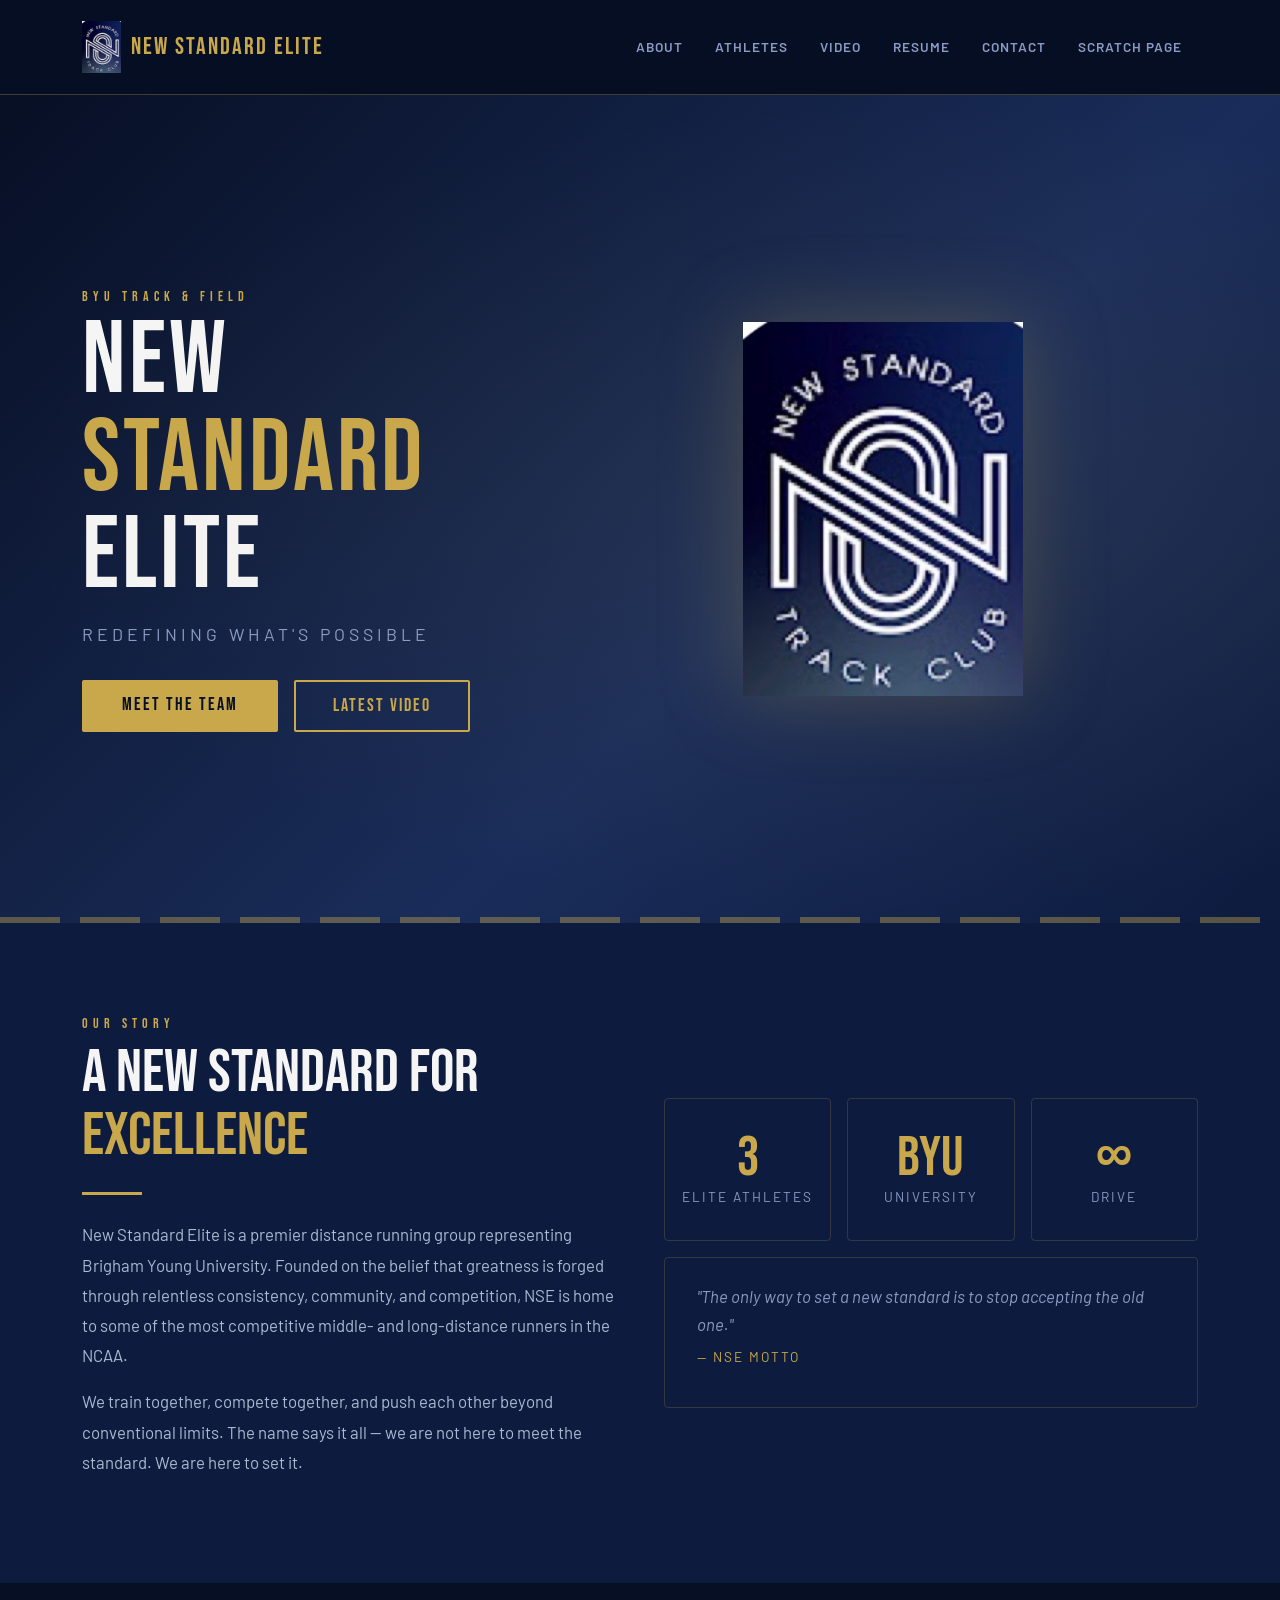
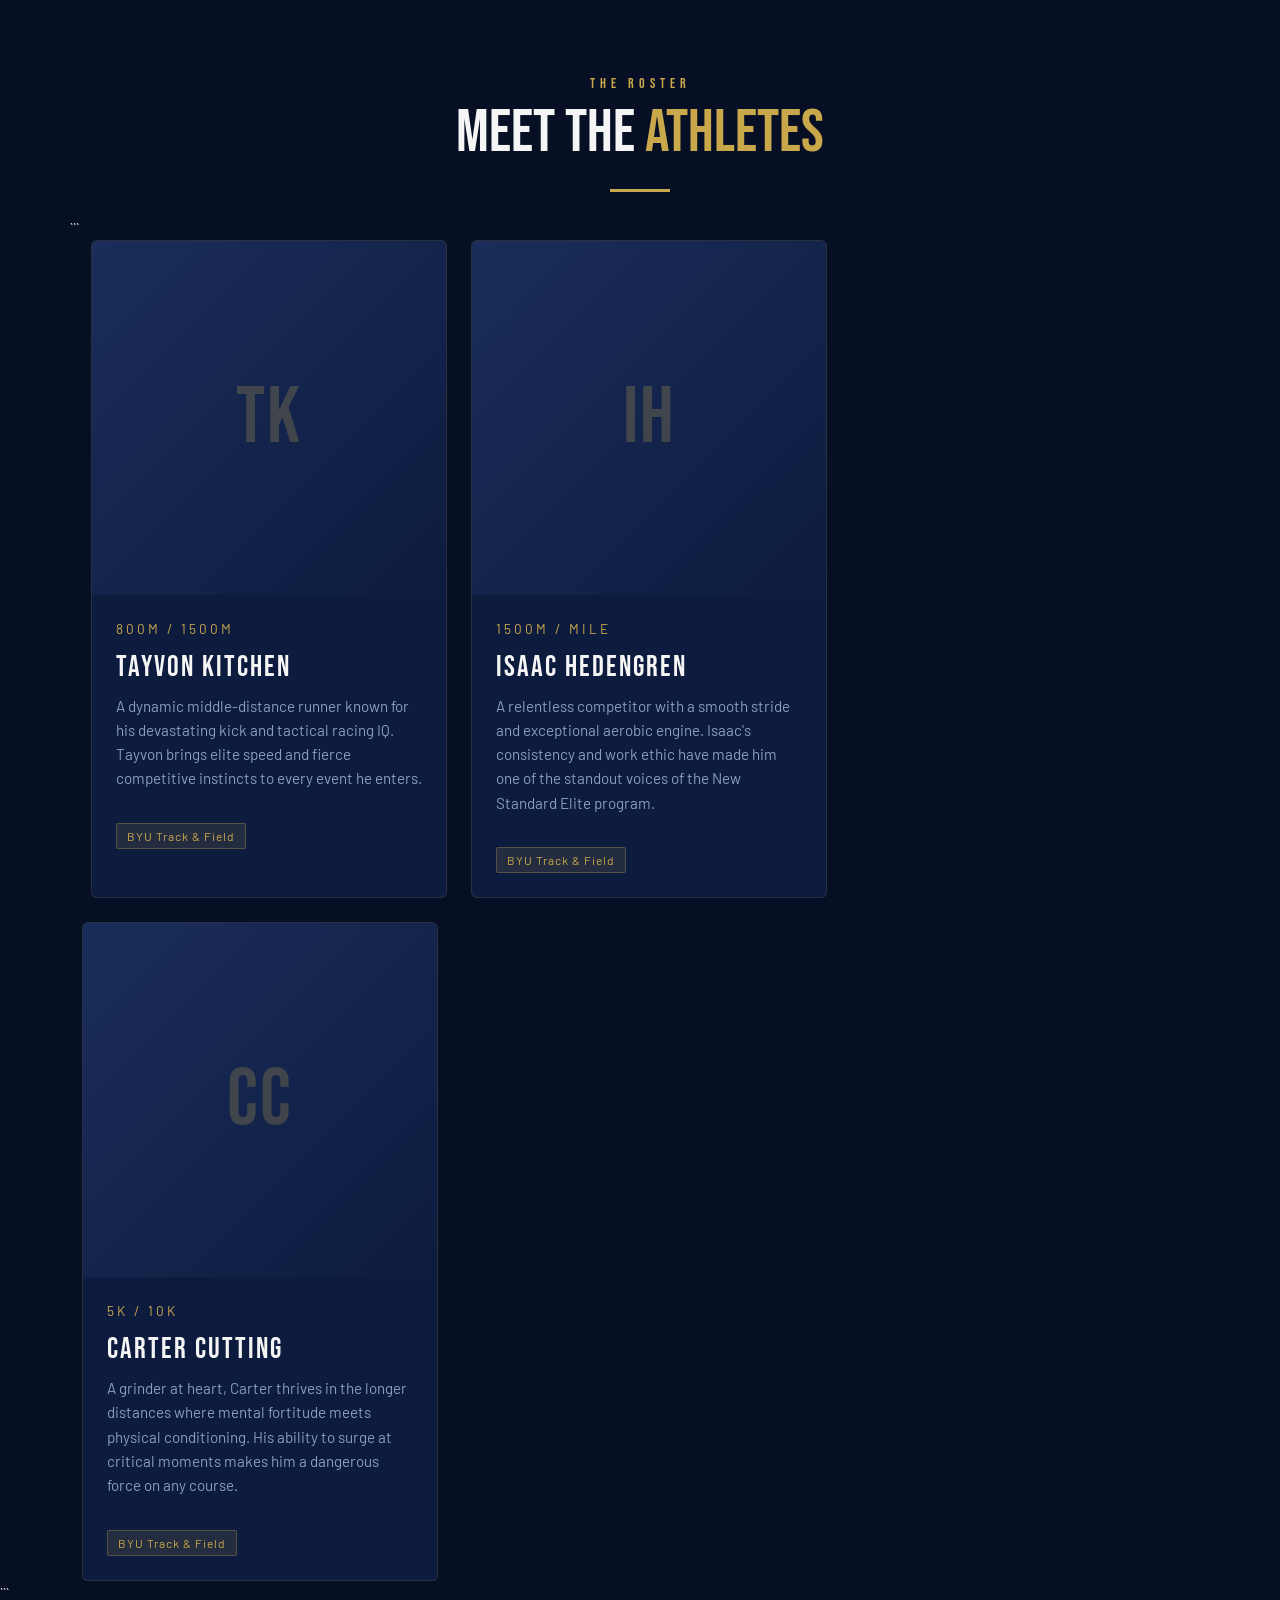
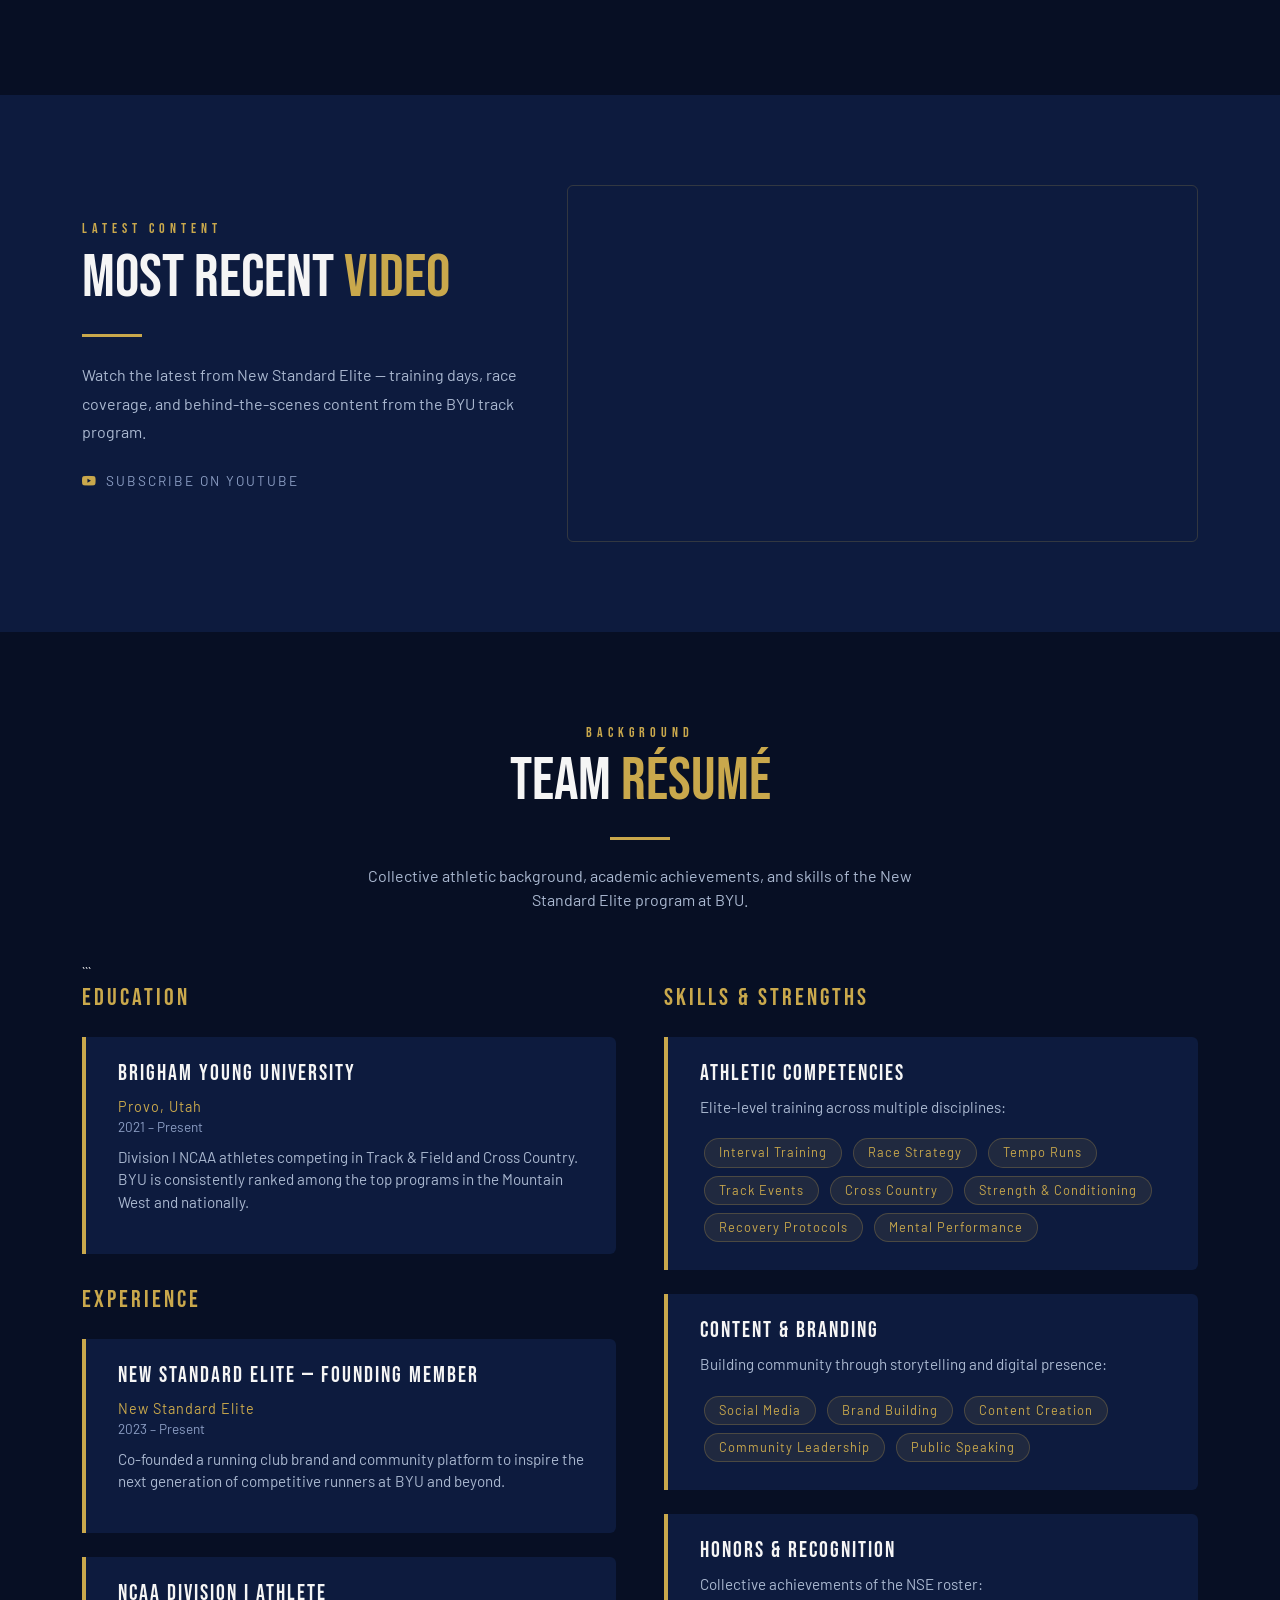
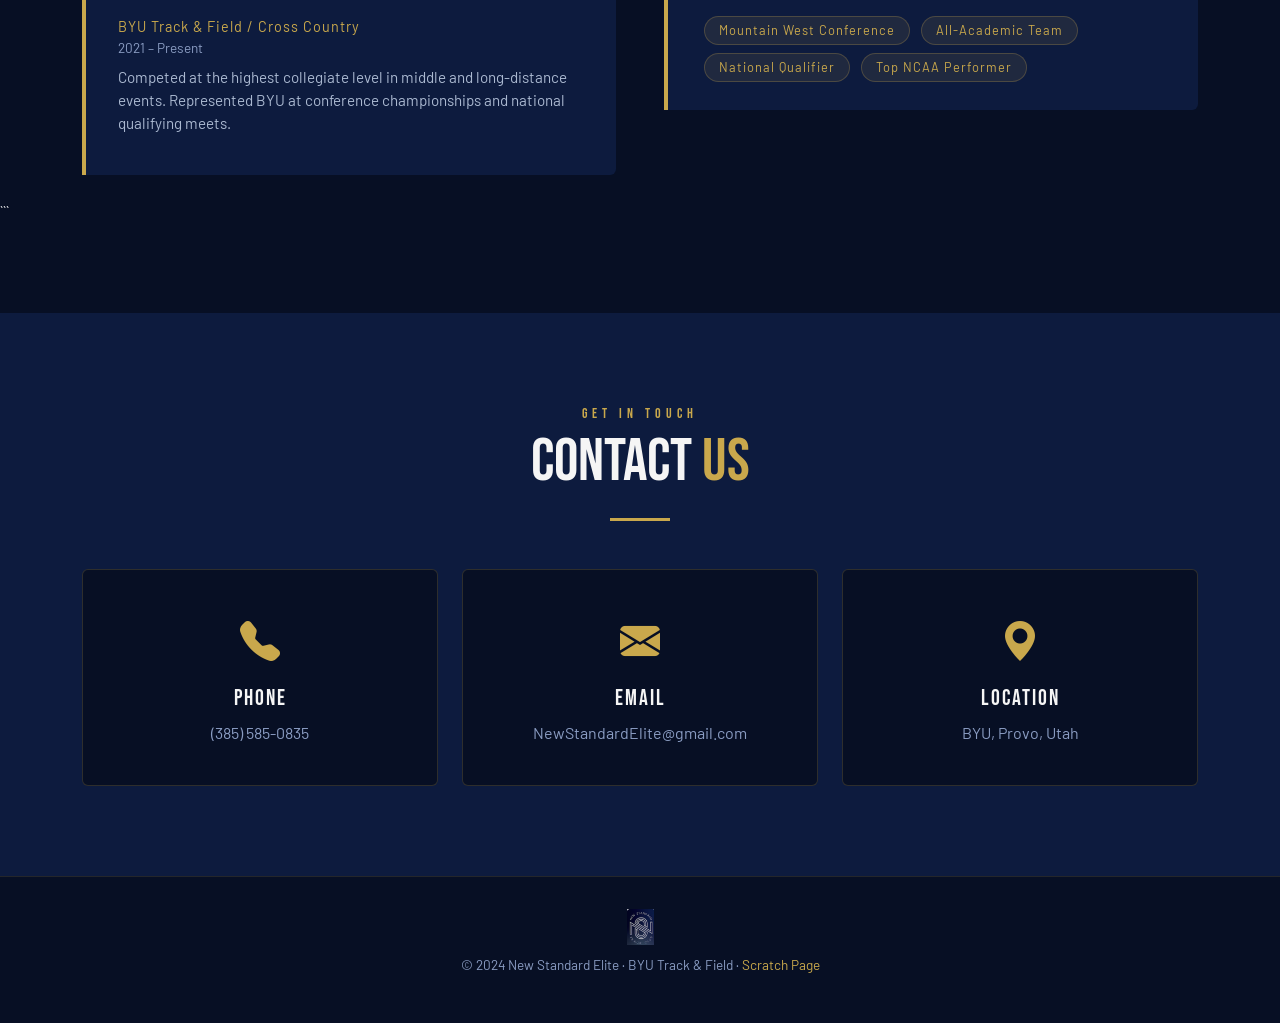
<file: Index.html>
<!DOCTYPE html>

<html lang="en">
<head>
  <meta charset="UTF-8" />
  <meta name="viewport" content="width=device-width, initial-scale=1.0"/>
  <title>New Standard Elite | BYU Running Club</title>
  <link href="https://cdn.jsdelivr.net/npm/bootstrap@5.3.2/dist/css/bootstrap.min.css" rel="stylesheet"/>
  <link href="https://fonts.googleapis.com/css2?family=Bebas+Neue&family=Barlow:wght@300;400;600;700&display=swap" rel="stylesheet"/>
  <link rel="stylesheet" href="https://cdn.jsdelivr.net/npm/bootstrap-icons@1.11.3/font/bootstrap-icons.min.css"/>
  <style>
    :root {
      --navy: #0d1b3e;
      --deep-navy: #070f24;
      --gold: #c9a84c;
      --light-gold: #e8c97a;
      --white: #f5f5f5;
      --mid: #8a9cc2;
    }

```
* { box-sizing: border-box; margin: 0; padding: 0; }

body {
  background-color: var(--deep-navy);
  color: var(--white);
  font-family: 'Barlow', sans-serif;
  overflow-x: hidden;
}

/* ── NAVBAR ── */
.navbar {
  background: rgba(7, 15, 36, 0.95);
  border-bottom: 1px solid rgba(201,168,76,0.3);
  padding: 1rem 2rem;
  position: sticky;
  top: 0;
  z-index: 1000;
}
.navbar-brand img { height: 52px; }
.navbar-brand span {
  font-family: 'Bebas Neue', sans-serif;
  font-size: 1.5rem;
  color: var(--gold);
  letter-spacing: 2px;
  margin-left: 10px;
  vertical-align: middle;
}
.nav-link {
  color: var(--mid) !important;
  font-weight: 600;
  letter-spacing: 1px;
  text-transform: uppercase;
  font-size: 0.85rem;
  padding: 0.5rem 1rem !important;
  transition: color 0.2s;
}
.nav-link:hover { color: var(--gold) !important; }
.navbar-toggler { border-color: var(--gold); }
.navbar-toggler-icon { filter: invert(1); }

/* ── HERO ── */
.hero {
  min-height: 92vh;
  background: linear-gradient(135deg, var(--deep-navy) 0%, #1a2d5a 60%, var(--navy) 100%);
  display: flex;
  align-items: center;
  position: relative;
  overflow: hidden;
}
.hero::before {
  content: '';
  position: absolute;
  inset: 0;
  background: radial-gradient(ellipse at 70% 50%, rgba(201,168,76,0.08) 0%, transparent 70%);
}
.hero-track-lines {
  position: absolute;
  bottom: 0; left: 0; right: 0;
  height: 6px;
  background: repeating-linear-gradient(
    90deg,
    var(--gold) 0px, var(--gold) 60px,
    transparent 60px, transparent 80px
  );
  opacity: 0.4;
}
.hero-logo {
  width: clamp(160px, 22vw, 280px);
  filter: drop-shadow(0 0 40px rgba(201,168,76,0.25));
  animation: floatLogo 4s ease-in-out infinite;
}
@keyframes floatLogo {
  0%,100% { transform: translateY(0); }
  50% { transform: translateY(-10px); }
}
.hero-title {
  font-family: 'Bebas Neue', sans-serif;
  font-size: clamp(3rem, 8vw, 7rem);
  line-height: 0.95;
  letter-spacing: 3px;
  color: var(--white);
}
.hero-title span { color: var(--gold); }
.hero-subtitle {
  font-size: 1.1rem;
  color: var(--mid);
  letter-spacing: 4px;
  text-transform: uppercase;
  margin: 1rem 0 2rem;
}
.btn-gold {
  background: var(--gold);
  color: var(--deep-navy);
  font-family: 'Bebas Neue', sans-serif;
  font-size: 1.1rem;
  letter-spacing: 2px;
  padding: 0.75rem 2.5rem;
  border: none;
  border-radius: 2px;
  transition: background 0.2s, transform 0.15s;
}
.btn-gold:hover { background: var(--light-gold); transform: translateY(-2px); }
.btn-outline-gold {
  border: 2px solid var(--gold);
  color: var(--gold);
  font-family: 'Bebas Neue', sans-serif;
  font-size: 1.1rem;
  letter-spacing: 2px;
  padding: 0.7rem 2.3rem;
  border-radius: 2px;
  background: transparent;
  transition: all 0.2s;
}
.btn-outline-gold:hover { background: var(--gold); color: var(--deep-navy); }

/* ── SECTION COMMON ── */
section { padding: 90px 0; }
.section-label {
  font-family: 'Bebas Neue', sans-serif;
  color: var(--gold);
  letter-spacing: 5px;
  font-size: 0.9rem;
  text-transform: uppercase;
  margin-bottom: 6px;
}
.section-title {
  font-family: 'Bebas Neue', sans-serif;
  font-size: clamp(2.2rem, 5vw, 3.8rem);
  line-height: 1.05;
  color: var(--white);
  margin-bottom: 1rem;
}
.divider {
  width: 60px; height: 3px;
  background: var(--gold);
  margin: 1.5rem 0;
}

/* ── ABOUT ── */
#about { background: var(--navy); }
.stat-box {
  text-align: center;
  padding: 2rem 1rem;
  border: 1px solid rgba(201,168,76,0.2);
  border-radius: 4px;
}
.stat-box .num {
  font-family: 'Bebas Neue', sans-serif;
  font-size: 3.5rem;
  color: var(--gold);
  line-height: 1;
}
.stat-box .label { color: var(--mid); font-size: 0.85rem; letter-spacing: 2px; text-transform: uppercase; }

/* ── ATHLETES ── */
#athletes { background: var(--deep-navy); }
.athlete-card {
  background: var(--navy);
  border: 1px solid rgba(201,168,76,0.15);
  border-radius: 6px;
  overflow: hidden;
  transition: transform 0.25s, border-color 0.25s;
}
.athlete-card:hover { transform: translateY(-6px); border-color: var(--gold); }
.athlete-avatar {
  width: 100%; aspect-ratio: 1;
  background: linear-gradient(135deg, #1a2d5a, #0d1b3e);
  display: flex; align-items: center; justify-content: center;
  font-family: 'Bebas Neue', sans-serif;
  font-size: 5rem;
  color: rgba(201,168,76,0.25);
  letter-spacing: 2px;
}
.athlete-body { padding: 1.5rem; }
.athlete-name {
  font-family: 'Bebas Neue', sans-serif;
  font-size: 1.8rem;
  letter-spacing: 2px;
  color: var(--white);
}
.athlete-event { color: var(--gold); font-size: 0.85rem; letter-spacing: 3px; text-transform: uppercase; margin-bottom: 0.75rem; }
.athlete-desc { color: var(--mid); font-size: 0.95rem; line-height: 1.6; }
.badge-pr {
  display: inline-block;
  background: rgba(201,168,76,0.12);
  color: var(--gold);
  border: 1px solid rgba(201,168,76,0.3);
  font-size: 0.75rem;
  letter-spacing: 1px;
  padding: 3px 10px;
  border-radius: 2px;
  margin-top: 1rem;
}

/* ── VIDEO ── */
#video { background: var(--navy); }
.video-wrapper {
  position: relative;
  padding-bottom: 56.25%;
  height: 0;
  overflow: hidden;
  border-radius: 6px;
  border: 1px solid rgba(201,168,76,0.2);
}
.video-wrapper iframe {
  position: absolute;
  top: 0; left: 0;
  width: 100%; height: 100%;
  border: none;
}

/* ── RESUME ── */
#resume { background: var(--deep-navy); }
.resume-card {
  background: var(--navy);
  border-left: 4px solid var(--gold);
  border-radius: 0 6px 6px 0;
  padding: 1.5rem 2rem;
  margin-bottom: 1.5rem;
}
.resume-card h4 {
  font-family: 'Bebas Neue', sans-serif;
  font-size: 1.4rem;
  letter-spacing: 2px;
  color: var(--white);
}
.resume-card .org { color: var(--gold); font-size: 0.9rem; letter-spacing: 1px; }
.resume-card .date { color: var(--mid); font-size: 0.85rem; }
.resume-card p { color: #aab8d0; margin-top: 0.5rem; font-size: 0.95rem; }
.skill-pill {
  display: inline-block;
  background: rgba(201,168,76,0.1);
  border: 1px solid rgba(201,168,76,0.25);
  color: var(--gold);
  font-size: 0.8rem;
  letter-spacing: 1px;
  padding: 4px 14px;
  border-radius: 20px;
  margin: 4px;
}

/* ── CONTACT ── */
#contact { background: var(--navy); }
.contact-box {
  background: var(--deep-navy);
  border: 1px solid rgba(201,168,76,0.2);
  border-radius: 6px;
  padding: 2.5rem;
  text-align: center;
}
.contact-box .icon { font-size: 2.5rem; color: var(--gold); margin-bottom: 1rem; }
.contact-box h5 { font-family: 'Bebas Neue', sans-serif; font-size: 1.4rem; letter-spacing: 2px; color: var(--white); }
.contact-box a { color: var(--mid); text-decoration: none; transition: color 0.2s; font-size: 1rem; }
.contact-box a:hover { color: var(--gold); }

/* ── FOOTER ── */
footer {
  background: var(--deep-navy);
  border-top: 1px solid rgba(201,168,76,0.15);
  padding: 2rem;
  text-align: center;
  color: var(--mid);
  font-size: 0.85rem;
}
footer a { color: var(--gold); text-decoration: none; }
```

  </style>
</head>
<body>

  <!-- NAVBAR -->

  <nav class="navbar navbar-expand-lg">
    <div class="container">
      <a class="navbar-brand d-flex align-items-center" href="#home">
        <img src="logo.jpeg" alt="New Standard Elite Logo">
        <span>New Standard Elite</span>
      </a>
      <button class="navbar-toggler" type="button" data-bs-toggle="collapse" data-bs-target="#navMenu">
        <span class="navbar-toggler-icon"></span>
      </button>
      <div class="collapse navbar-collapse" id="navMenu">
        <ul class="navbar-nav ms-auto">
          <li class="nav-item"><a class="nav-link" href="#about">About</a></li>
          <li class="nav-item"><a class="nav-link" href="#athletes">Athletes</a></li>
          <li class="nav-item"><a class="nav-link" href="#video">Video</a></li>
          <li class="nav-item"><a class="nav-link" href="#resume">Resume</a></li>
          <li class="nav-item"><a class="nav-link" href="#contact">Contact</a></li>
          <li class="nav-item"><a class="nav-link" href="scratch.html">Scratch Page</a></li>
        </ul>
      </div>
    </div>
  </nav>

  <!-- HERO -->

  <section class="hero" id="home">
    <div class="container">
      <div class="row align-items-center g-5">
        <div class="col-lg-5 text-center text-lg-start order-2 order-lg-1">
          <p class="section-label">BYU Track & Field</p>
          <h1 class="hero-title">NEW <span>STANDARD</span> ELITE</h1>
          <p class="hero-subtitle">Redefining What's Possible</p>
          <div class="d-flex gap-3 flex-wrap">
            <a href="#athletes" class="btn btn-gold">Meet the Team</a>
            <a href="#video" class="btn btn-outline-gold">Latest Video</a>
          </div>
        </div>
        <div class="col-lg-7 text-center order-1 order-lg-2">
          <img src="logo.jpeg" alt="New Standard Elite" class="hero-logo">
        </div>
      </div>
    </div>
    <div class="hero-track-lines"></div>
  </section>

  <!-- ABOUT -->

  <section id="about">
    <div class="container">
      <div class="row align-items-center g-5">
        <div class="col-lg-6">
          <p class="section-label">Our Story</p>
          <h2 class="section-title">A New Standard for <span style="color:var(--gold)">Excellence</span></h2>
          <div class="divider"></div>
          <p style="color:#aab8d0; line-height:1.8; font-size:1.05rem;">
            New Standard Elite is a premier distance running group representing Brigham Young University.
            Founded on the belief that greatness is forged through relentless consistency, community, and
            competition, NSE is home to some of the most competitive middle- and long-distance runners in the NCAA.
          </p>
          <p style="color:#aab8d0; line-height:1.8; font-size:1.05rem; margin-top:1rem;">
            We train together, compete together, and push each other beyond conventional limits.
            The name says it all — we are not here to meet the standard. We are here to set it.
          </p>
        </div>
        <div class="col-lg-6">
          <div class="row g-3">
            <div class="col-4">
              <div class="stat-box">
                <div class="num">3</div>
                <div class="label">Elite Athletes</div>
              </div>
            </div>
            <div class="col-4">
              <div class="stat-box">
                <div class="num">BYU</div>
                <div class="label">University</div>
              </div>
            </div>
            <div class="col-4">
              <div class="stat-box">
                <div class="num">∞</div>
                <div class="label">Drive</div>
              </div>
            </div>
            <div class="col-12">
              <div class="stat-box" style="text-align:left; padding:1.5rem 2rem;">
                <p style="color:var(--mid); font-style:italic; font-size:1.05rem; line-height:1.7; margin:0;">
                  "The only way to set a new standard is to stop accepting the old one."
                </p>
                <p style="color:var(--gold); font-size:0.85rem; letter-spacing:2px; margin-top:0.5rem;">— NSE MOTTO</p>
              </div>
            </div>
          </div>
        </div>
      </div>
    </div>
  </section>

  <!-- ATHLETES -->

  <section id="athletes">
    <div class="container">
      <div class="text-center mb-5">
        <p class="section-label">The Roster</p>
        <h2 class="section-title">Meet the <span style="color:var(--gold)">Athletes</span></h2>
        <div class="divider mx-auto"></div>
      </div>
      <div class="row g-4">

```
    <!-- Tayvon -->
    <div class="col-md-4">
      <div class="athlete-card h-100">
        <div class="athlete-avatar">TK</div>
        <div class="athlete-body">
          <div class="athlete-event">800m / 1500m</div>
          <h3 class="athlete-name">Tayvon Kitchen</h3>
          <p class="athlete-desc">
            A dynamic middle-distance runner known for his devastating kick and tactical racing IQ.
            Tayvon brings elite speed and fierce competitive instincts to every event he enters.
          </p>
          <div class="badge-pr">BYU Track & Field</div>
        </div>
      </div>
    </div>

    <!-- Isaac -->
    <div class="col-md-4">
      <div class="athlete-card h-100">
        <div class="athlete-avatar">IH</div>
        <div class="athlete-body">
          <div class="athlete-event">1500m / Mile</div>
          <h3 class="athlete-name">Isaac Hedengren</h3>
          <p class="athlete-desc">
            A relentless competitor with a smooth stride and exceptional aerobic engine.
            Isaac's consistency and work ethic have made him one of the standout voices of
            the New Standard Elite program.
          </p>
          <div class="badge-pr">BYU Track & Field</div>
        </div>
      </div>
    </div>

    <!-- Carter -->
    <div class="col-md-4">
      <div class="athlete-card h-100">
        <div class="athlete-avatar">CC</div>
        <div class="athlete-body">
          <div class="athlete-event">5K / 10K</div>
          <h3 class="athlete-name">Carter Cutting</h3>
          <p class="athlete-desc">
            A grinder at heart, Carter thrives in the longer distances where mental fortitude
            meets physical conditioning. His ability to surge at critical moments makes him
            a dangerous force on any course.
          </p>
          <div class="badge-pr">BYU Track & Field</div>
        </div>
      </div>
    </div>

  </div>
</div>
```

  </section>

  <!-- VIDEO -->

  <section id="video">
    <div class="container">
      <div class="row align-items-center g-5">
        <div class="col-lg-5">
          <p class="section-label">Latest Content</p>
          <h2 class="section-title">Most Recent <span style="color:var(--gold)">Video</span></h2>
          <div class="divider"></div>
          <p style="color:#aab8d0; line-height:1.8;">
            Watch the latest from New Standard Elite — training days, race coverage, and behind-the-scenes
            content from the BYU track program.
          </p>
          <p style="color:var(--mid); font-size:0.85rem; letter-spacing:2px; text-transform:uppercase; margin-top:1.5rem;">
            <i class="bi bi-youtube me-2" style="color:var(--gold);"></i>Subscribe on YouTube
          </p>
        </div>
        <div class="col-lg-7">
          <div class="video-wrapper">
            <iframe
              src="https://www.youtube.com/embed/dQw4w9WgXcQ"
              title="New Standard Elite — Latest Video"
              allow="accelerometer; autoplay; clipboard-write; encrypted-media; gyroscope; picture-in-picture"
              allowfullscreen>
            </iframe>
          </div>
        </div>
      </div>
    </div>
  </section>

  <!-- RESUME -->

  <section id="resume">
    <div class="container">
      <div class="text-center mb-5">
        <p class="section-label">Background</p>
        <h2 class="section-title">Team <span style="color:var(--gold)">Résumé</span></h2>
        <div class="divider mx-auto"></div>
        <p style="color:#aab8d0; max-width:600px; margin:1rem auto;">
          Collective athletic background, academic achievements, and skills of the New Standard Elite program at BYU.
        </p>
      </div>

```
  <div class="row g-5">
    <div class="col-lg-6">
      <h4 style="font-family:'Bebas Neue',sans-serif; letter-spacing:3px; color:var(--gold); margin-bottom:1.5rem;">Education</h4>

      <div class="resume-card">
        <h4>Brigham Young University</h4>
        <div class="org">Provo, Utah</div>
        <div class="date">2021 – Present</div>
        <p>Division I NCAA athletes competing in Track & Field and Cross Country. BYU is consistently ranked among the top programs in the Mountain West and nationally.</p>
      </div>

      <h4 style="font-family:'Bebas Neue',sans-serif; letter-spacing:3px; color:var(--gold); margin-bottom:1.5rem; margin-top:2rem;">Experience</h4>

      <div class="resume-card">
        <h4>New Standard Elite — Founding Member</h4>
        <div class="org">New Standard Elite</div>
        <div class="date">2023 – Present</div>
        <p>Co-founded a running club brand and community platform to inspire the next generation of competitive runners at BYU and beyond.</p>
      </div>

      <div class="resume-card">
        <h4>NCAA Division I Athlete</h4>
        <div class="org">BYU Track & Field / Cross Country</div>
        <div class="date">2021 – Present</div>
        <p>Competed at the highest collegiate level in middle and long-distance events. Represented BYU at conference championships and national qualifying meets.</p>
      </div>
    </div>

    <div class="col-lg-6">
      <h4 style="font-family:'Bebas Neue',sans-serif; letter-spacing:3px; color:var(--gold); margin-bottom:1.5rem;">Skills & Strengths</h4>

      <div class="resume-card">
        <h4>Athletic Competencies</h4>
        <p>Elite-level training across multiple disciplines:</p>
        <div style="margin-top:1rem;">
          <span class="skill-pill">Interval Training</span>
          <span class="skill-pill">Race Strategy</span>
          <span class="skill-pill">Tempo Runs</span>
          <span class="skill-pill">Track Events</span>
          <span class="skill-pill">Cross Country</span>
          <span class="skill-pill">Strength & Conditioning</span>
          <span class="skill-pill">Recovery Protocols</span>
          <span class="skill-pill">Mental Performance</span>
        </div>
      </div>

      <div class="resume-card" style="margin-top:1.5rem;">
        <h4>Content & Branding</h4>
        <p>Building community through storytelling and digital presence:</p>
        <div style="margin-top:1rem;">
          <span class="skill-pill">Social Media</span>
          <span class="skill-pill">Brand Building</span>
          <span class="skill-pill">Content Creation</span>
          <span class="skill-pill">Community Leadership</span>
          <span class="skill-pill">Public Speaking</span>
        </div>
      </div>

      <div class="resume-card" style="margin-top:1.5rem;">
        <h4>Honors & Recognition</h4>
        <p>Collective achievements of the NSE roster:</p>
        <div style="margin-top:1rem;">
          <span class="skill-pill">Mountain West Conference</span>
          <span class="skill-pill">All-Academic Team</span>
          <span class="skill-pill">National Qualifier</span>
          <span class="skill-pill">Top NCAA Performer</span>
        </div>
      </div>
    </div>
  </div>
</div>
```

  </section>

  <!-- CONTACT -->

  <section id="contact">
    <div class="container">
      <div class="text-center mb-5">
        <p class="section-label">Get In Touch</p>
        <h2 class="section-title">Contact <span style="color:var(--gold)">Us</span></h2>
        <div class="divider mx-auto"></div>
      </div>
      <div class="row g-4 justify-content-center">
        <div class="col-md-4">
          <div class="contact-box">
            <div class="icon"><i class="bi bi-telephone-fill"></i></div>
            <h5>Phone</h5>
            <a href="tel:3855850835">(385) 585-0835</a>
          </div>
        </div>
        <div class="col-md-4">
          <div class="contact-box">
            <div class="icon"><i class="bi bi-envelope-fill"></i></div>
            <h5>Email</h5>
            <a href="mailto:NewStandardElite@gmail.com">NewStandardElite@gmail.com</a>
          </div>
        </div>
        <div class="col-md-4">
          <div class="contact-box">
            <div class="icon"><i class="bi bi-geo-alt-fill"></i></div>
            <h5>Location</h5>
            <a href="#">BYU, Provo, Utah</a>
          </div>
        </div>
      </div>
    </div>
  </section>

  <!-- FOOTER -->

  <footer>
    <img src="logo.jpeg" alt="NSE" style="height:36px; margin-bottom:10px; opacity:0.7;">
    <p>© 2024 New Standard Elite · BYU Track &amp; Field · <a href="scratch.html">Scratch Page</a></p>
  </footer>

  <script src="https://cdn.jsdelivr.net/npm/bootstrap@5.3.2/dist/js/bootstrap.bundle.min.js"></script>

</body>
</html>
</file>
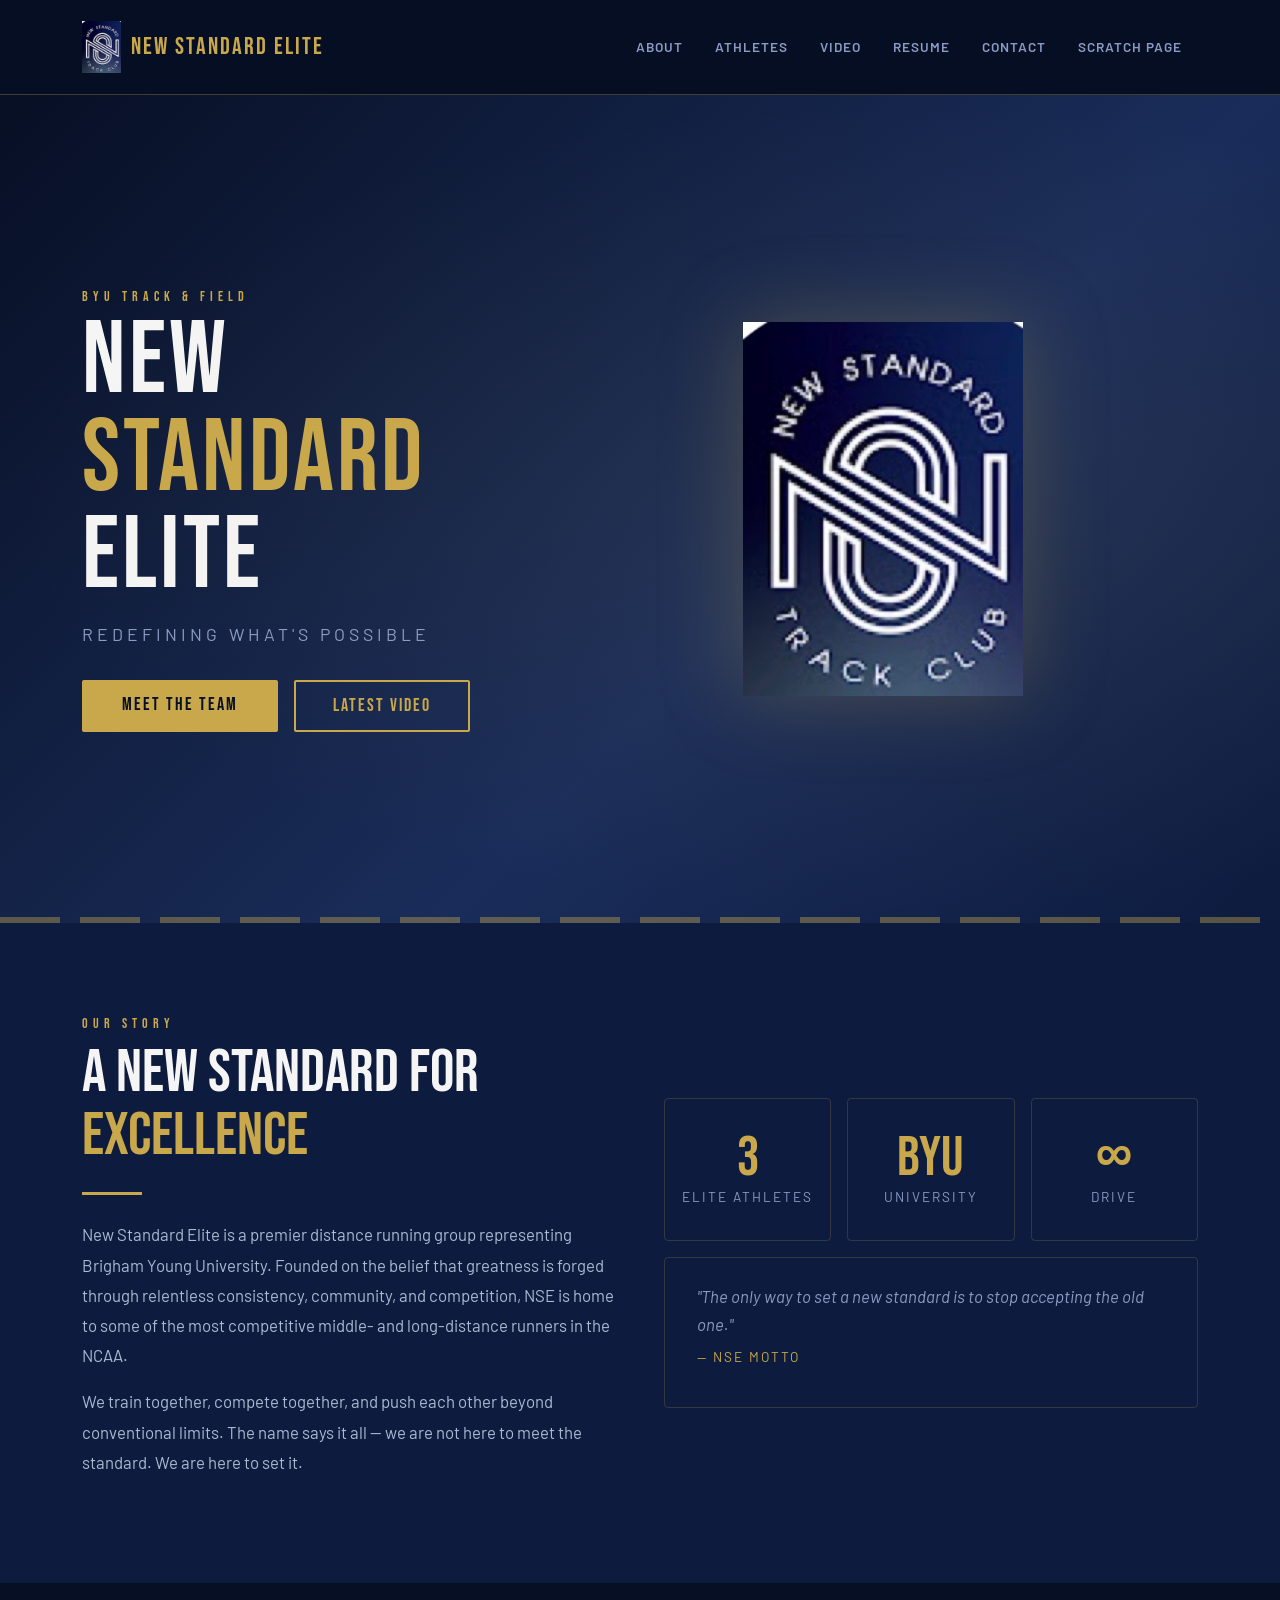
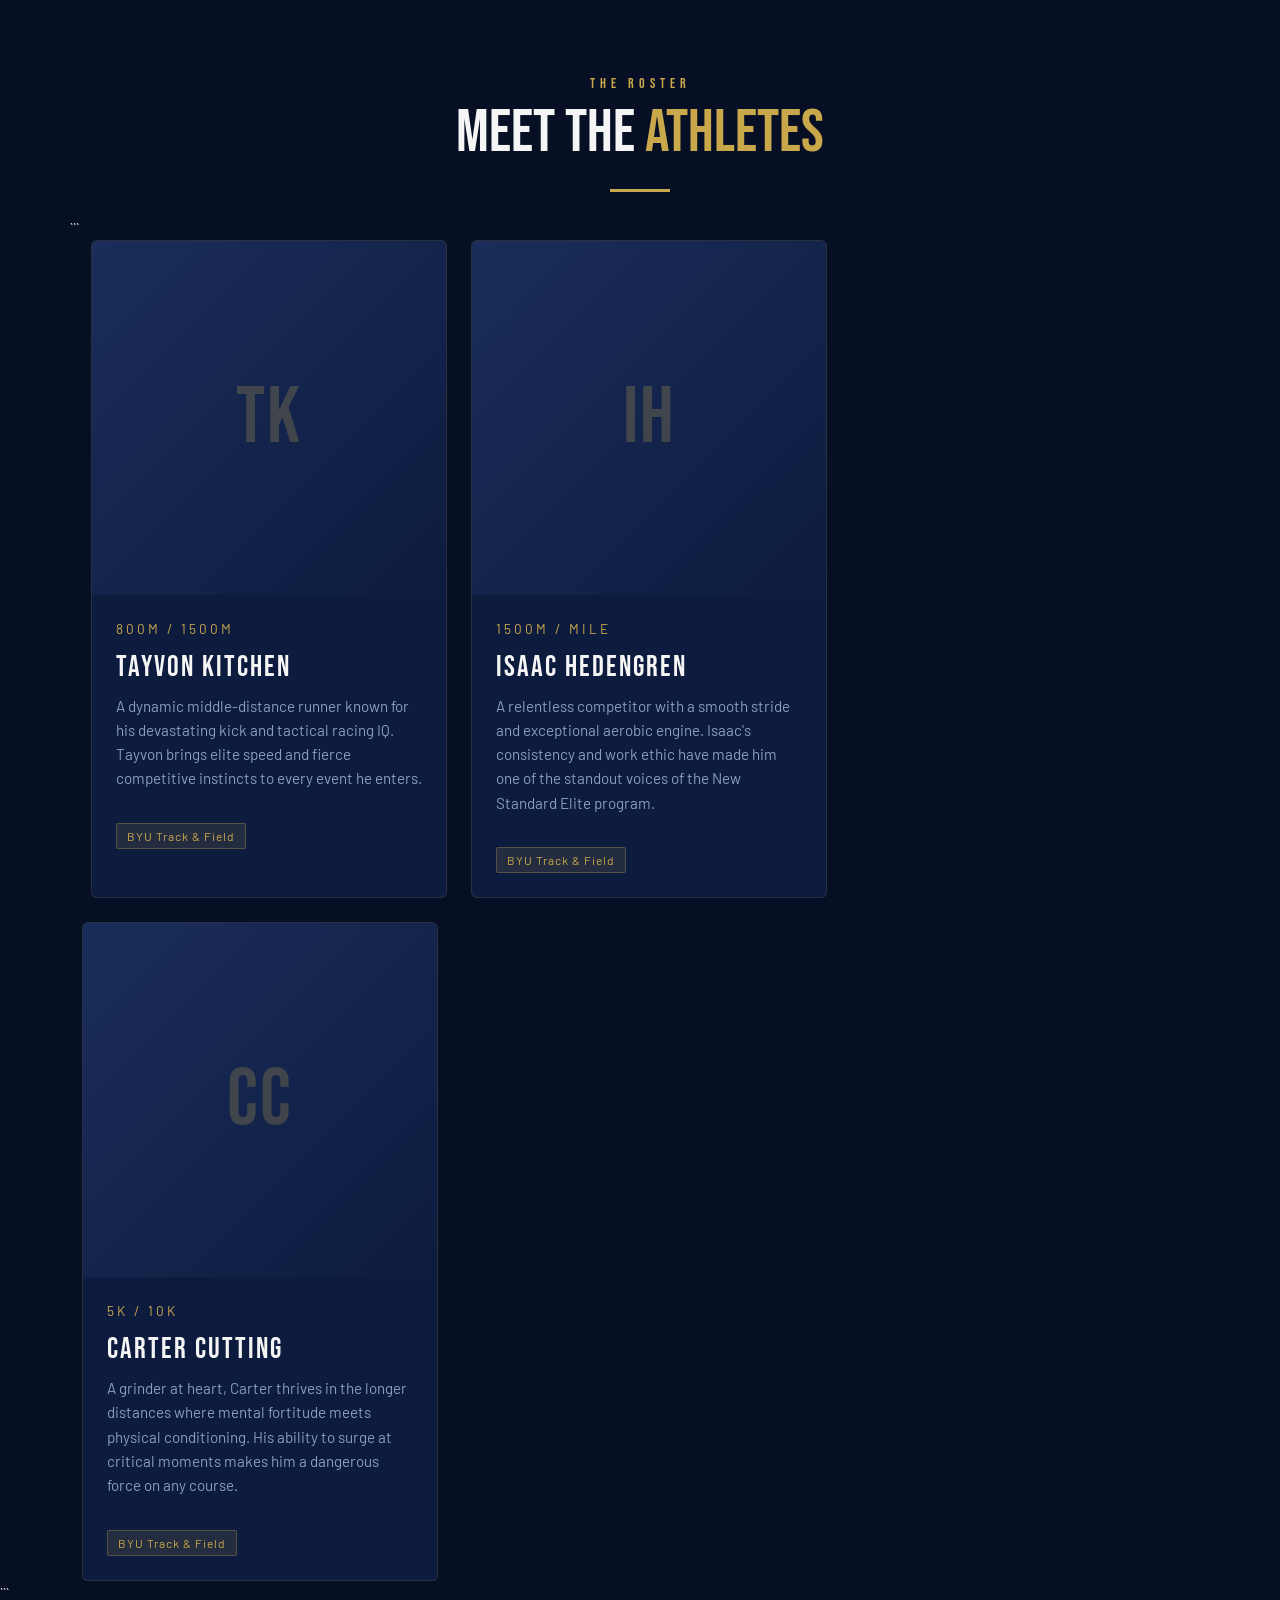
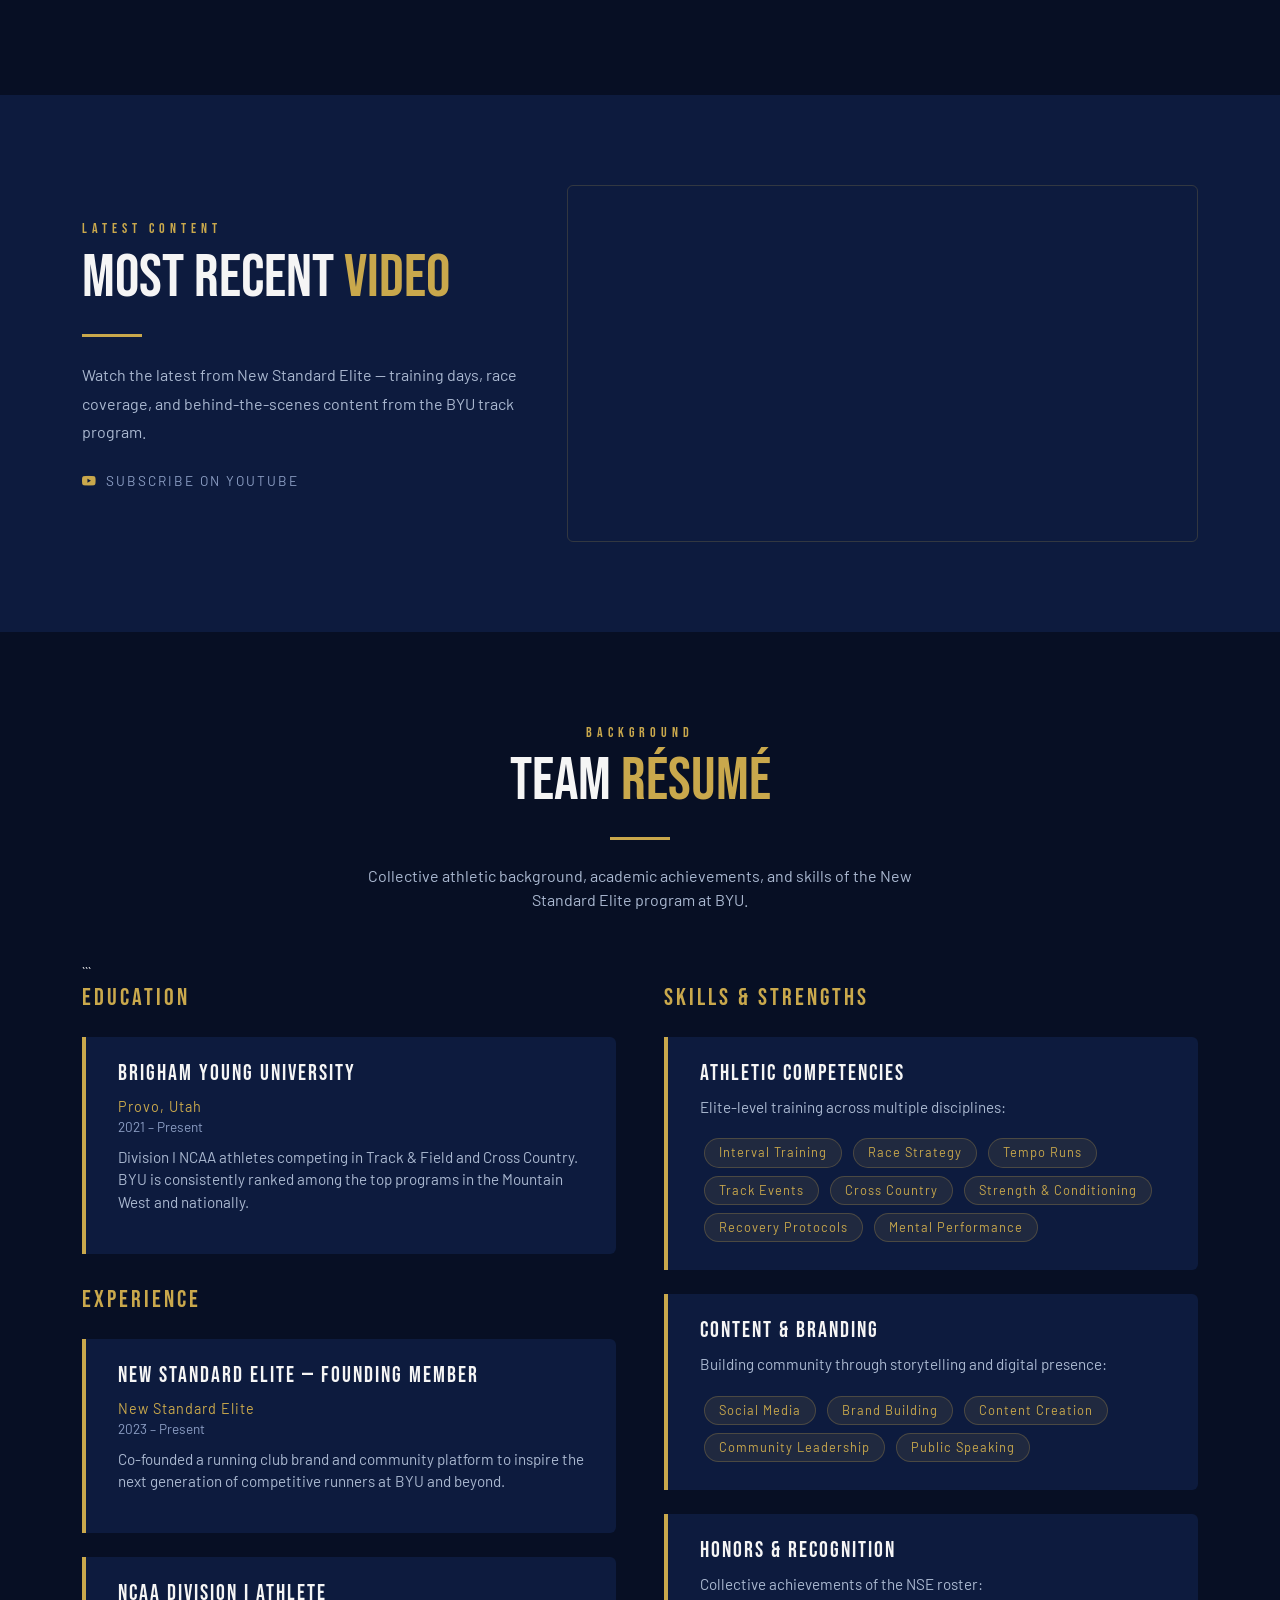
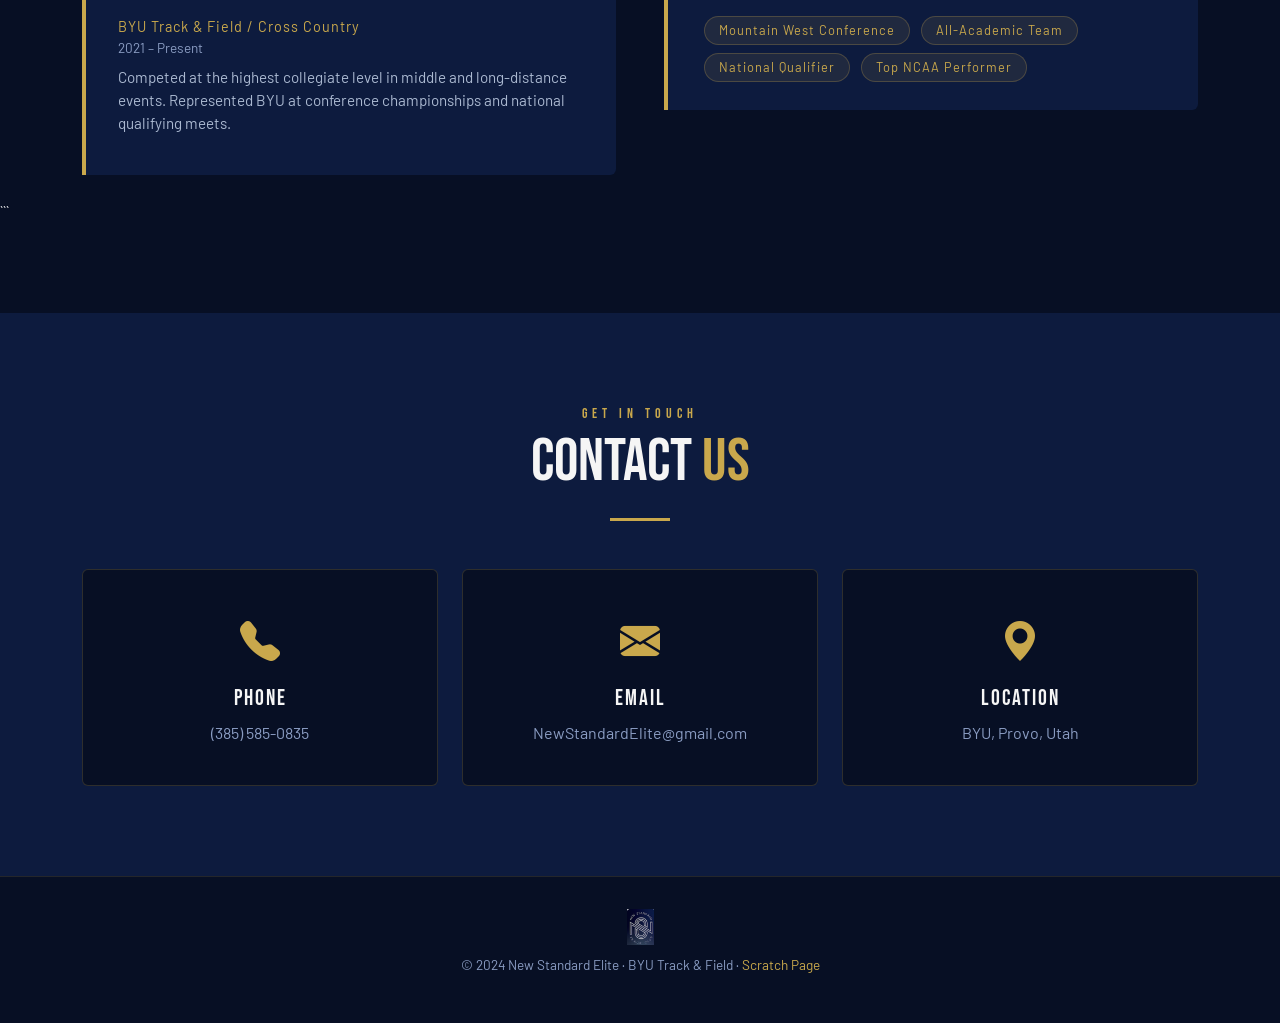
<file: index.html>
<!DOCTYPE html>

<html lang="en">
<head>
  <meta charset="UTF-8" />
  <meta name="viewport" content="width=device-width, initial-scale=1.0"/>
  <title>New Standard Elite | BYU Running Club</title>
  <link href="https://cdn.jsdelivr.net/npm/bootstrap@5.3.2/dist/css/bootstrap.min.css" rel="stylesheet"/>
  <link href="https://fonts.googleapis.com/css2?family=Bebas+Neue&family=Barlow:wght@300;400;600;700&display=swap" rel="stylesheet"/>
  <link rel="stylesheet" href="https://cdn.jsdelivr.net/npm/bootstrap-icons@1.11.3/font/bootstrap-icons.min.css"/>
  <style>
    :root {
      --navy: #0d1b3e;
      --deep-navy: #070f24;
      --gold: #c9a84c;
      --light-gold: #e8c97a;
      --white: #f5f5f5;
      --mid: #8a9cc2;
    }

```
* { box-sizing: border-box; margin: 0; padding: 0; }

body {
  background-color: var(--deep-navy);
  color: var(--white);
  font-family: 'Barlow', sans-serif;
  overflow-x: hidden;
}

/* ── NAVBAR ── */
.navbar {
  background: rgba(7, 15, 36, 0.95);
  border-bottom: 1px solid rgba(201,168,76,0.3);
  padding: 1rem 2rem;
  position: sticky;
  top: 0;
  z-index: 1000;
}
.navbar-brand img { height: 52px; }
.navbar-brand span {
  font-family: 'Bebas Neue', sans-serif;
  font-size: 1.5rem;
  color: var(--gold);
  letter-spacing: 2px;
  margin-left: 10px;
  vertical-align: middle;
}
.nav-link {
  color: var(--mid) !important;
  font-weight: 600;
  letter-spacing: 1px;
  text-transform: uppercase;
  font-size: 0.85rem;
  padding: 0.5rem 1rem !important;
  transition: color 0.2s;
}
.nav-link:hover { color: var(--gold) !important; }
.navbar-toggler { border-color: var(--gold); }
.navbar-toggler-icon { filter: invert(1); }

/* ── HERO ── */
.hero {
  min-height: 92vh;
  background: linear-gradient(135deg, var(--deep-navy) 0%, #1a2d5a 60%, var(--navy) 100%);
  display: flex;
  align-items: center;
  position: relative;
  overflow: hidden;
}
.hero::before {
  content: '';
  position: absolute;
  inset: 0;
  background: radial-gradient(ellipse at 70% 50%, rgba(201,168,76,0.08) 0%, transparent 70%);
}
.hero-track-lines {
  position: absolute;
  bottom: 0; left: 0; right: 0;
  height: 6px;
  background: repeating-linear-gradient(
    90deg,
    var(--gold) 0px, var(--gold) 60px,
    transparent 60px, transparent 80px
  );
  opacity: 0.4;
}
.hero-logo {
  width: clamp(160px, 22vw, 280px);
  filter: drop-shadow(0 0 40px rgba(201,168,76,0.25));
  animation: floatLogo 4s ease-in-out infinite;
}
@keyframes floatLogo {
  0%,100% { transform: translateY(0); }
  50% { transform: translateY(-10px); }
}
.hero-title {
  font-family: 'Bebas Neue', sans-serif;
  font-size: clamp(3rem, 8vw, 7rem);
  line-height: 0.95;
  letter-spacing: 3px;
  color: var(--white);
}
.hero-title span { color: var(--gold); }
.hero-subtitle {
  font-size: 1.1rem;
  color: var(--mid);
  letter-spacing: 4px;
  text-transform: uppercase;
  margin: 1rem 0 2rem;
}
.btn-gold {
  background: var(--gold);
  color: var(--deep-navy);
  font-family: 'Bebas Neue', sans-serif;
  font-size: 1.1rem;
  letter-spacing: 2px;
  padding: 0.75rem 2.5rem;
  border: none;
  border-radius: 2px;
  transition: background 0.2s, transform 0.15s;
}
.btn-gold:hover { background: var(--light-gold); transform: translateY(-2px); }
.btn-outline-gold {
  border: 2px solid var(--gold);
  color: var(--gold);
  font-family: 'Bebas Neue', sans-serif;
  font-size: 1.1rem;
  letter-spacing: 2px;
  padding: 0.7rem 2.3rem;
  border-radius: 2px;
  background: transparent;
  transition: all 0.2s;
}
.btn-outline-gold:hover { background: var(--gold); color: var(--deep-navy); }

/* ── SECTION COMMON ── */
section { padding: 90px 0; }
.section-label {
  font-family: 'Bebas Neue', sans-serif;
  color: var(--gold);
  letter-spacing: 5px;
  font-size: 0.9rem;
  text-transform: uppercase;
  margin-bottom: 6px;
}
.section-title {
  font-family: 'Bebas Neue', sans-serif;
  font-size: clamp(2.2rem, 5vw, 3.8rem);
  line-height: 1.05;
  color: var(--white);
  margin-bottom: 1rem;
}
.divider {
  width: 60px; height: 3px;
  background: var(--gold);
  margin: 1.5rem 0;
}

/* ── ABOUT ── */
#about { background: var(--navy); }
.stat-box {
  text-align: center;
  padding: 2rem 1rem;
  border: 1px solid rgba(201,168,76,0.2);
  border-radius: 4px;
}
.stat-box .num {
  font-family: 'Bebas Neue', sans-serif;
  font-size: 3.5rem;
  color: var(--gold);
  line-height: 1;
}
.stat-box .label { color: var(--mid); font-size: 0.85rem; letter-spacing: 2px; text-transform: uppercase; }

/* ── ATHLETES ── */
#athletes { background: var(--deep-navy); }
.athlete-card {
  background: var(--navy);
  border: 1px solid rgba(201,168,76,0.15);
  border-radius: 6px;
  overflow: hidden;
  transition: transform 0.25s, border-color 0.25s;
}
.athlete-card:hover { transform: translateY(-6px); border-color: var(--gold); }
.athlete-avatar {
  width: 100%; aspect-ratio: 1;
  background: linear-gradient(135deg, #1a2d5a, #0d1b3e);
  display: flex; align-items: center; justify-content: center;
  font-family: 'Bebas Neue', sans-serif;
  font-size: 5rem;
  color: rgba(201,168,76,0.25);
  letter-spacing: 2px;
}
.athlete-body { padding: 1.5rem; }
.athlete-name {
  font-family: 'Bebas Neue', sans-serif;
  font-size: 1.8rem;
  letter-spacing: 2px;
  color: var(--white);
}
.athlete-event { color: var(--gold); font-size: 0.85rem; letter-spacing: 3px; text-transform: uppercase; margin-bottom: 0.75rem; }
.athlete-desc { color: var(--mid); font-size: 0.95rem; line-height: 1.6; }
.badge-pr {
  display: inline-block;
  background: rgba(201,168,76,0.12);
  color: var(--gold);
  border: 1px solid rgba(201,168,76,0.3);
  font-size: 0.75rem;
  letter-spacing: 1px;
  padding: 3px 10px;
  border-radius: 2px;
  margin-top: 1rem;
}

/* ── VIDEO ── */
#video { background: var(--navy); }
.video-wrapper {
  position: relative;
  padding-bottom: 56.25%;
  height: 0;
  overflow: hidden;
  border-radius: 6px;
  border: 1px solid rgba(201,168,76,0.2);
}
.video-wrapper iframe {
  position: absolute;
  top: 0; left: 0;
  width: 100%; height: 100%;
  border: none;
}

/* ── RESUME ── */
#resume { background: var(--deep-navy); }
.resume-card {
  background: var(--navy);
  border-left: 4px solid var(--gold);
  border-radius: 0 6px 6px 0;
  padding: 1.5rem 2rem;
  margin-bottom: 1.5rem;
}
.resume-card h4 {
  font-family: 'Bebas Neue', sans-serif;
  font-size: 1.4rem;
  letter-spacing: 2px;
  color: var(--white);
}
.resume-card .org { color: var(--gold); font-size: 0.9rem; letter-spacing: 1px; }
.resume-card .date { color: var(--mid); font-size: 0.85rem; }
.resume-card p { color: #aab8d0; margin-top: 0.5rem; font-size: 0.95rem; }
.skill-pill {
  display: inline-block;
  background: rgba(201,168,76,0.1);
  border: 1px solid rgba(201,168,76,0.25);
  color: var(--gold);
  font-size: 0.8rem;
  letter-spacing: 1px;
  padding: 4px 14px;
  border-radius: 20px;
  margin: 4px;
}

/* ── CONTACT ── */
#contact { background: var(--navy); }
.contact-box {
  background: var(--deep-navy);
  border: 1px solid rgba(201,168,76,0.2);
  border-radius: 6px;
  padding: 2.5rem;
  text-align: center;
}
.contact-box .icon { font-size: 2.5rem; color: var(--gold); margin-bottom: 1rem; }
.contact-box h5 { font-family: 'Bebas Neue', sans-serif; font-size: 1.4rem; letter-spacing: 2px; color: var(--white); }
.contact-box a { color: var(--mid); text-decoration: none; transition: color 0.2s; font-size: 1rem; }
.contact-box a:hover { color: var(--gold); }

/* ── FOOTER ── */
footer {
  background: var(--deep-navy);
  border-top: 1px solid rgba(201,168,76,0.15);
  padding: 2rem;
  text-align: center;
  color: var(--mid);
  font-size: 0.85rem;
}
footer a { color: var(--gold); text-decoration: none; }
```

  </style>
</head>
<body>

  <!-- NAVBAR -->

  <nav class="navbar navbar-expand-lg">
    <div class="container">
      <a class="navbar-brand d-flex align-items-center" href="#home">
        <img src="logo.jpeg" alt="New Standard Elite Logo">
        <span>New Standard Elite</span>
      </a>
      <button class="navbar-toggler" type="button" data-bs-toggle="collapse" data-bs-target="#navMenu">
        <span class="navbar-toggler-icon"></span>
      </button>
      <div class="collapse navbar-collapse" id="navMenu">
        <ul class="navbar-nav ms-auto">
          <li class="nav-item"><a class="nav-link" href="#about">About</a></li>
          <li class="nav-item"><a class="nav-link" href="#athletes">Athletes</a></li>
          <li class="nav-item"><a class="nav-link" href="#video">Video</a></li>
          <li class="nav-item"><a class="nav-link" href="#resume">Resume</a></li>
          <li class="nav-item"><a class="nav-link" href="#contact">Contact</a></li>
          <li class="nav-item"><a class="nav-link" href="scratch.html">Scratch Page</a></li>
        </ul>
      </div>
    </div>
  </nav>

  <!-- HERO -->

  <section class="hero" id="home">
    <div class="container">
      <div class="row align-items-center g-5">
        <div class="col-lg-5 text-center text-lg-start order-2 order-lg-1">
          <p class="section-label">BYU Track & Field</p>
          <h1 class="hero-title">NEW <span>STANDARD</span> ELITE</h1>
          <p class="hero-subtitle">Redefining What's Possible</p>
          <div class="d-flex gap-3 flex-wrap">
            <a href="#athletes" class="btn btn-gold">Meet the Team</a>
            <a href="#video" class="btn btn-outline-gold">Latest Video</a>
          </div>
        </div>
        <div class="col-lg-7 text-center order-1 order-lg-2">
          <img src="logo.jpeg" alt="New Standard Elite" class="hero-logo">
        </div>
      </div>
    </div>
    <div class="hero-track-lines"></div>
  </section>

  <!-- ABOUT -->

  <section id="about">
    <div class="container">
      <div class="row align-items-center g-5">
        <div class="col-lg-6">
          <p class="section-label">Our Story</p>
          <h2 class="section-title">A New Standard for <span style="color:var(--gold)">Excellence</span></h2>
          <div class="divider"></div>
          <p style="color:#aab8d0; line-height:1.8; font-size:1.05rem;">
            New Standard Elite is a premier distance running group representing Brigham Young University.
            Founded on the belief that greatness is forged through relentless consistency, community, and
            competition, NSE is home to some of the most competitive middle- and long-distance runners in the NCAA.
          </p>
          <p style="color:#aab8d0; line-height:1.8; font-size:1.05rem; margin-top:1rem;">
            We train together, compete together, and push each other beyond conventional limits.
            The name says it all — we are not here to meet the standard. We are here to set it.
          </p>
        </div>
        <div class="col-lg-6">
          <div class="row g-3">
            <div class="col-4">
              <div class="stat-box">
                <div class="num">3</div>
                <div class="label">Elite Athletes</div>
              </div>
            </div>
            <div class="col-4">
              <div class="stat-box">
                <div class="num">BYU</div>
                <div class="label">University</div>
              </div>
            </div>
            <div class="col-4">
              <div class="stat-box">
                <div class="num">∞</div>
                <div class="label">Drive</div>
              </div>
            </div>
            <div class="col-12">
              <div class="stat-box" style="text-align:left; padding:1.5rem 2rem;">
                <p style="color:var(--mid); font-style:italic; font-size:1.05rem; line-height:1.7; margin:0;">
                  "The only way to set a new standard is to stop accepting the old one."
                </p>
                <p style="color:var(--gold); font-size:0.85rem; letter-spacing:2px; margin-top:0.5rem;">— NSE MOTTO</p>
              </div>
            </div>
          </div>
        </div>
      </div>
    </div>
  </section>

  <!-- ATHLETES -->

  <section id="athletes">
    <div class="container">
      <div class="text-center mb-5">
        <p class="section-label">The Roster</p>
        <h2 class="section-title">Meet the <span style="color:var(--gold)">Athletes</span></h2>
        <div class="divider mx-auto"></div>
      </div>
      <div class="row g-4">

```
    <!-- Tayvon -->
    <div class="col-md-4">
      <div class="athlete-card h-100">
        <div class="athlete-avatar">TK</div>
        <div class="athlete-body">
          <div class="athlete-event">800m / 1500m</div>
          <h3 class="athlete-name">Tayvon Kitchen</h3>
          <p class="athlete-desc">
            A dynamic middle-distance runner known for his devastating kick and tactical racing IQ.
            Tayvon brings elite speed and fierce competitive instincts to every event he enters.
          </p>
          <div class="badge-pr">BYU Track & Field</div>
        </div>
      </div>
    </div>

    <!-- Isaac -->
    <div class="col-md-4">
      <div class="athlete-card h-100">
        <div class="athlete-avatar">IH</div>
        <div class="athlete-body">
          <div class="athlete-event">1500m / Mile</div>
          <h3 class="athlete-name">Isaac Hedengren</h3>
          <p class="athlete-desc">
            A relentless competitor with a smooth stride and exceptional aerobic engine.
            Isaac's consistency and work ethic have made him one of the standout voices of
            the New Standard Elite program.
          </p>
          <div class="badge-pr">BYU Track & Field</div>
        </div>
      </div>
    </div>

    <!-- Carter -->
    <div class="col-md-4">
      <div class="athlete-card h-100">
        <div class="athlete-avatar">CC</div>
        <div class="athlete-body">
          <div class="athlete-event">5K / 10K</div>
          <h3 class="athlete-name">Carter Cutting</h3>
          <p class="athlete-desc">
            A grinder at heart, Carter thrives in the longer distances where mental fortitude
            meets physical conditioning. His ability to surge at critical moments makes him
            a dangerous force on any course.
          </p>
          <div class="badge-pr">BYU Track & Field</div>
        </div>
      </div>
    </div>

  </div>
</div>
```

  </section>

  <!-- VIDEO -->

  <section id="video">
    <div class="container">
      <div class="row align-items-center g-5">
        <div class="col-lg-5">
          <p class="section-label">Latest Content</p>
          <h2 class="section-title">Most Recent <span style="color:var(--gold)">Video</span></h2>
          <div class="divider"></div>
          <p style="color:#aab8d0; line-height:1.8;">
            Watch the latest from New Standard Elite — training days, race coverage, and behind-the-scenes
            content from the BYU track program.
          </p>
          <p style="color:var(--mid); font-size:0.85rem; letter-spacing:2px; text-transform:uppercase; margin-top:1.5rem;">
            <i class="bi bi-youtube me-2" style="color:var(--gold);"></i>Subscribe on YouTube
          </p>
        </div>
        <div class="col-lg-7">
          <div class="video-wrapper">
            <iframe
              src="http://www.youtube.com/embed/ZUgVDUeXJJU?si=B-3EptC5TAd31LhL"
              title="New Standard Elite — Latest Video"
              allow="accelerometer; autoplay; clipboard-write; encrypted-media; gyroscope; picture-in-picture"
              allowfullscreen>
            </iframe>
          </div>
        </div>
      </div>
    </div>
  </section>

  <!-- RESUME -->

  <section id="resume">
    <div class="container">
      <div class="text-center mb-5">
        <p class="section-label">Background</p>
        <h2 class="section-title">Team <span style="color:var(--gold)">Résumé</span></h2>
        <div class="divider mx-auto"></div>
        <p style="color:#aab8d0; max-width:600px; margin:1rem auto;">
          Collective athletic background, academic achievements, and skills of the New Standard Elite program at BYU.
        </p>
      </div>

```
  <div class="row g-5">
    <div class="col-lg-6">
      <h4 style="font-family:'Bebas Neue',sans-serif; letter-spacing:3px; color:var(--gold); margin-bottom:1.5rem;">Education</h4>

      <div class="resume-card">
        <h4>Brigham Young University</h4>
        <div class="org">Provo, Utah</div>
        <div class="date">2021 – Present</div>
        <p>Division I NCAA athletes competing in Track & Field and Cross Country. BYU is consistently ranked among the top programs in the Mountain West and nationally.</p>
      </div>

      <h4 style="font-family:'Bebas Neue',sans-serif; letter-spacing:3px; color:var(--gold); margin-bottom:1.5rem; margin-top:2rem;">Experience</h4>

      <div class="resume-card">
        <h4>New Standard Elite — Founding Member</h4>
        <div class="org">New Standard Elite</div>
        <div class="date">2023 – Present</div>
        <p>Co-founded a running club brand and community platform to inspire the next generation of competitive runners at BYU and beyond.</p>
      </div>

      <div class="resume-card">
        <h4>NCAA Division I Athlete</h4>
        <div class="org">BYU Track & Field / Cross Country</div>
        <div class="date">2021 – Present</div>
        <p>Competed at the highest collegiate level in middle and long-distance events. Represented BYU at conference championships and national qualifying meets.</p>
      </div>
    </div>

    <div class="col-lg-6">
      <h4 style="font-family:'Bebas Neue',sans-serif; letter-spacing:3px; color:var(--gold); margin-bottom:1.5rem;">Skills & Strengths</h4>

      <div class="resume-card">
        <h4>Athletic Competencies</h4>
        <p>Elite-level training across multiple disciplines:</p>
        <div style="margin-top:1rem;">
          <span class="skill-pill">Interval Training</span>
          <span class="skill-pill">Race Strategy</span>
          <span class="skill-pill">Tempo Runs</span>
          <span class="skill-pill">Track Events</span>
          <span class="skill-pill">Cross Country</span>
          <span class="skill-pill">Strength & Conditioning</span>
          <span class="skill-pill">Recovery Protocols</span>
          <span class="skill-pill">Mental Performance</span>
        </div>
      </div>

      <div class="resume-card" style="margin-top:1.5rem;">
        <h4>Content & Branding</h4>
        <p>Building community through storytelling and digital presence:</p>
        <div style="margin-top:1rem;">
          <span class="skill-pill">Social Media</span>
          <span class="skill-pill">Brand Building</span>
          <span class="skill-pill">Content Creation</span>
          <span class="skill-pill">Community Leadership</span>
          <span class="skill-pill">Public Speaking</span>
        </div>
      </div>

      <div class="resume-card" style="margin-top:1.5rem;">
        <h4>Honors & Recognition</h4>
        <p>Collective achievements of the NSE roster:</p>
        <div style="margin-top:1rem;">
          <span class="skill-pill">Mountain West Conference</span>
          <span class="skill-pill">All-Academic Team</span>
          <span class="skill-pill">National Qualifier</span>
          <span class="skill-pill">Top NCAA Performer</span>
        </div>
      </div>
    </div>
  </div>
</div>
```

  </section>

  <!-- CONTACT -->

  <section id="contact">
    <div class="container">
      <div class="text-center mb-5">
        <p class="section-label">Get In Touch</p>
        <h2 class="section-title">Contact <span style="color:var(--gold)">Us</span></h2>
        <div class="divider mx-auto"></div>
      </div>
      <div class="row g-4 justify-content-center">
        <div class="col-md-4">
          <div class="contact-box">
            <div class="icon"><i class="bi bi-telephone-fill"></i></div>
            <h5>Phone</h5>
            <a href="tel:3855850835">(385) 585-0835</a>
          </div>
        </div>
        <div class="col-md-4">
          <div class="contact-box">
            <div class="icon"><i class="bi bi-envelope-fill"></i></div>
            <h5>Email</h5>
            <a href="mailto:NewStandardElite@gmail.com">NewStandardElite@gmail.com</a>
          </div>
        </div>
        <div class="col-md-4">
          <div class="contact-box">
            <div class="icon"><i class="bi bi-geo-alt-fill"></i></div>
            <h5>Location</h5>
            <a href="#">BYU, Provo, Utah</a>
          </div>
        </div>
      </div>
    </div>
  </section>

  <!-- FOOTER -->

  <footer>
    <img src="logo.jpeg" alt="NSE" style="height:36px; margin-bottom:10px; opacity:0.7;">
    <p>© 2024 New Standard Elite · BYU Track &amp; Field · <a href="scratch.html">Scratch Page</a></p>
  </footer>

  <script src="https://cdn.jsdelivr.net/npm/bootstrap@5.3.2/dist/js/bootstrap.bundle.min.js"></script>

</body>
</html>
</file>
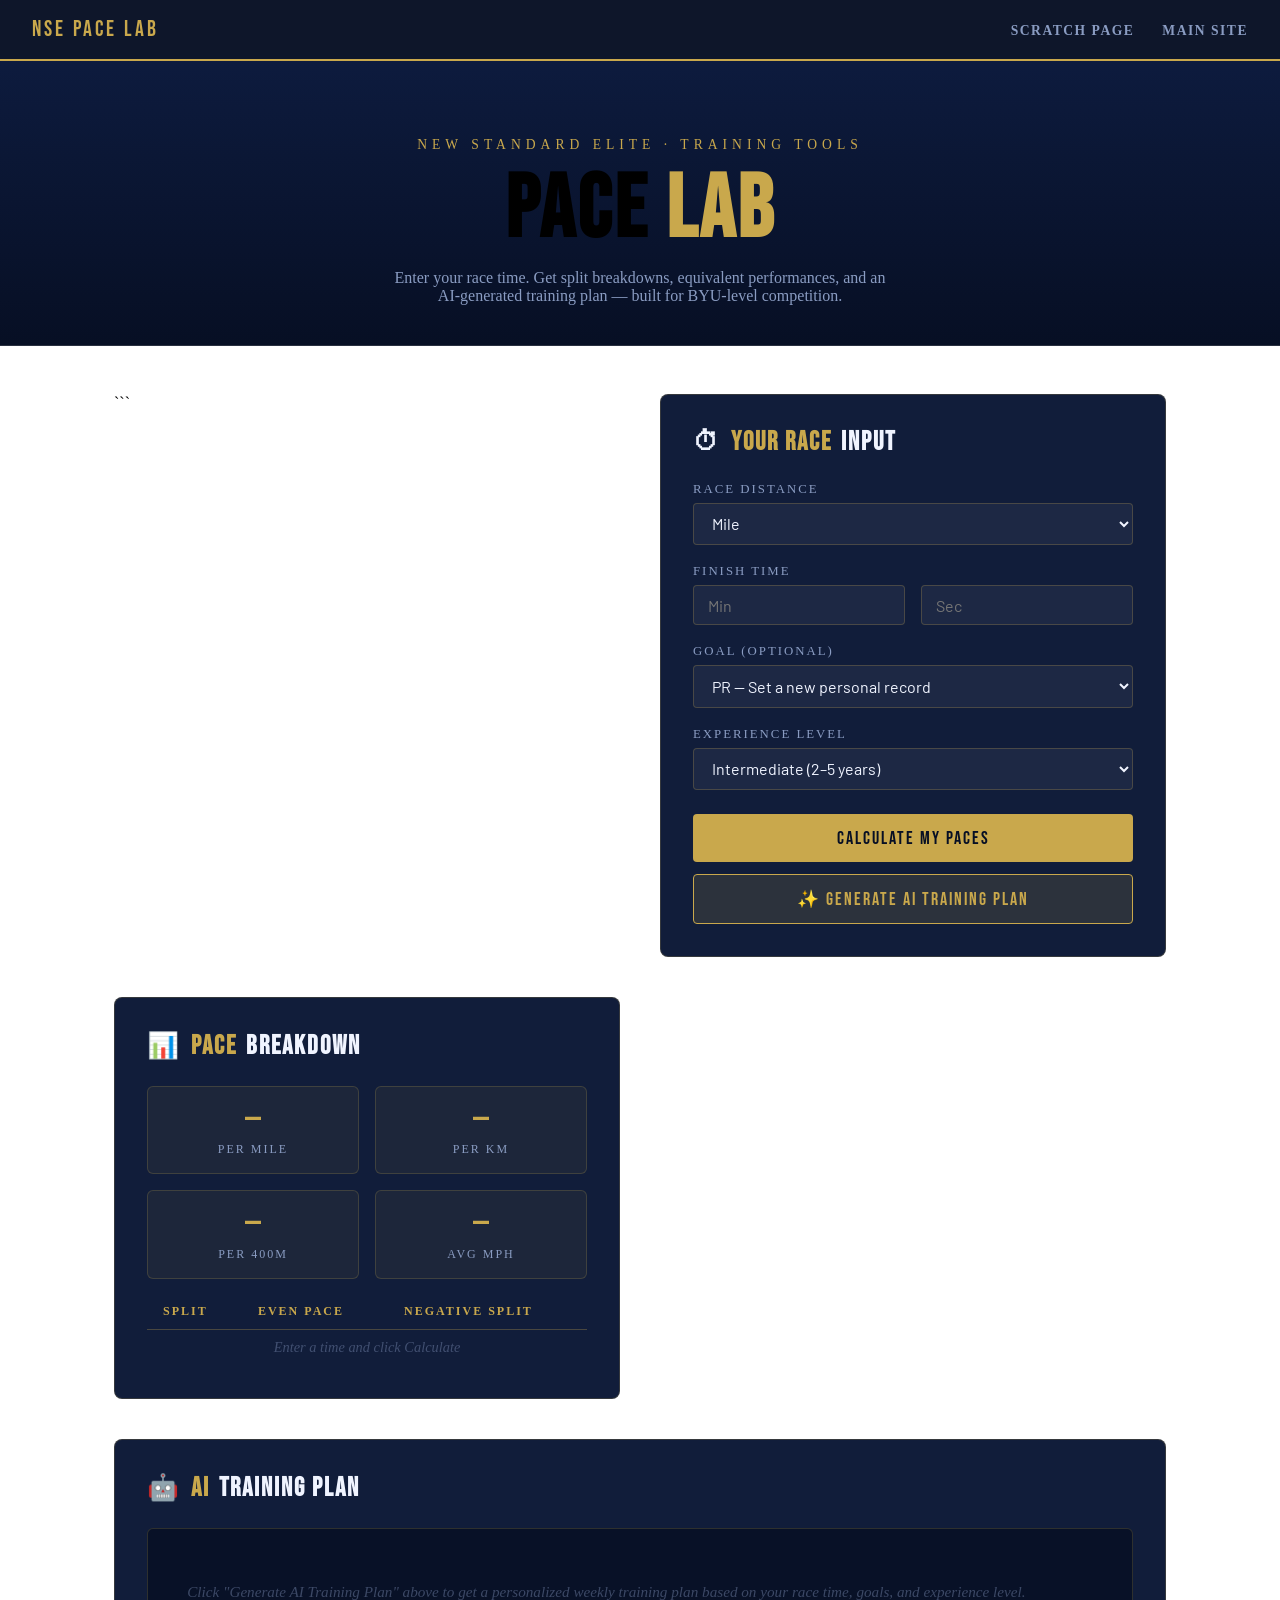
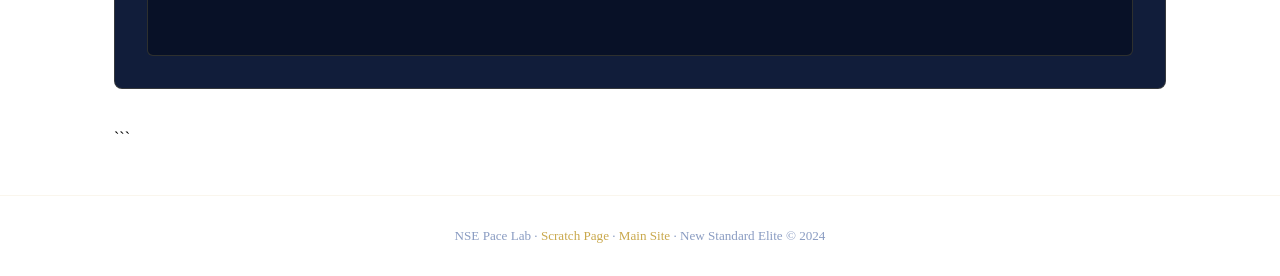
<file: app.html>
<!DOCTYPE html>

<html lang="en">
<head>
  <meta charset="UTF-8"/>
  <meta name="viewport" content="width=device-width, initial-scale=1.0"/>
  <title>NSE Pace Lab — New Standard Elite</title>
  <link href="https://fonts.googleapis.com/css2?family=Bebas+Neue&family=Barlow:wght@300;400;600;700&display=swap" rel="stylesheet"/>
  <style>
    :root {
      --navy: #0d1b3e;
      --deep: #070f24;
      --gold: #c9a84c;
      --gold-light: #e8c97a;
      --mid: #8a9cc2;
      --card: #111d3a;
      --white: #f0f4ff;
    }
    * { box-sizing: border-box; margin: 0; padding: 0; }

```
body {
  background: var(--deep);
  color: var(--white);
  font-family: 'Barlow', sans-serif;
  min-height: 100vh;
}

/* ── NAV ── */
nav {
  background: rgba(7,15,36,0.97);
  border-bottom: 2px solid var(--gold);
  padding: 1rem 2rem;
  display: flex;
  justify-content: space-between;
  align-items: center;
}
nav .brand {
  font-family: 'Bebas Neue', sans-serif;
  color: var(--gold);
  font-size: 1.4rem;
  letter-spacing: 3px;
}
nav a {
  color: var(--mid);
  text-decoration: none;
  font-size: 0.85rem;
  font-weight: 600;
  letter-spacing: 1.5px;
  text-transform: uppercase;
  margin-left: 1.5rem;
  transition: color 0.2s;
}
nav a:hover { color: var(--gold); }

/* ── HERO ── */
.app-hero {
  text-align: center;
  padding: 60px 2rem 40px;
  background: linear-gradient(180deg, #0d1b3e 0%, var(--deep) 100%);
  border-bottom: 1px solid rgba(201,168,76,0.15);
}
.app-hero .eyebrow {
  color: var(--gold);
  font-size: 0.85rem;
  letter-spacing: 5px;
  text-transform: uppercase;
  margin-bottom: 1rem;
}
.app-hero h1 {
  font-family: 'Bebas Neue', sans-serif;
  font-size: clamp(3rem, 8vw, 5.5rem);
  line-height: 0.95;
  letter-spacing: 3px;
}
.app-hero h1 span { color: var(--gold); }
.app-hero p {
  color: var(--mid);
  font-size: 1rem;
  margin-top: 1rem;
  max-width: 500px;
  margin-left: auto;
  margin-right: auto;
}

/* ── APP CONTAINER ── */
.app-wrap {
  max-width: 1100px;
  margin: 0 auto;
  padding: 3rem 1.5rem;
  display: grid;
  grid-template-columns: 1fr 1fr;
  gap: 2.5rem;
}
@media (max-width: 768px) { .app-wrap { grid-template-columns: 1fr; } }

/* ── PANEL ── */
.panel {
  background: var(--card);
  border: 1px solid rgba(201,168,76,0.2);
  border-radius: 8px;
  padding: 2rem;
}
.panel h2 {
  font-family: 'Bebas Neue', sans-serif;
  font-size: 1.6rem;
  letter-spacing: 2px;
  color: var(--white);
  margin-bottom: 1.5rem;
  display: flex;
  align-items: center;
  gap: 0.6rem;
}
.panel h2 span { color: var(--gold); }

/* ── FORM ELEMENTS ── */
label {
  display: block;
  color: var(--mid);
  font-size: 0.8rem;
  letter-spacing: 2px;
  text-transform: uppercase;
  margin-bottom: 6px;
  margin-top: 1.2rem;
}
label:first-of-type { margin-top: 0; }

input, select {
  width: 100%;
  background: rgba(255,255,255,0.05);
  border: 1px solid rgba(201,168,76,0.25);
  border-radius: 4px;
  color: var(--white);
  font-family: 'Barlow', sans-serif;
  font-size: 1rem;
  padding: 0.6rem 0.9rem;
  outline: none;
  transition: border-color 0.2s;
}
input:focus, select:focus { border-color: var(--gold); }
select option { background: var(--navy); }

.input-row {
  display: grid;
  grid-template-columns: 1fr 1fr;
  gap: 1rem;
}

/* ── BUTTON ── */
.calc-btn {
  width: 100%;
  margin-top: 1.5rem;
  background: var(--gold);
  color: var(--deep);
  font-family: 'Bebas Neue', sans-serif;
  font-size: 1.1rem;
  letter-spacing: 2px;
  padding: 0.85rem;
  border: none;
  border-radius: 4px;
  cursor: pointer;
  transition: background 0.2s, transform 0.15s;
}
.calc-btn:hover { background: var(--gold-light); transform: translateY(-2px); }
.calc-btn:disabled { opacity: 0.5; cursor: not-allowed; transform: none; }

/* ── RESULTS ── */
.results-grid {
  display: grid;
  grid-template-columns: repeat(2, 1fr);
  gap: 1rem;
  margin-top: 1.5rem;
}
.result-box {
  background: rgba(201,168,76,0.07);
  border: 1px solid rgba(201,168,76,0.2);
  border-radius: 6px;
  padding: 1rem;
  text-align: center;
  transition: border-color 0.3s;
}
.result-box.highlight { border-color: var(--gold); background: rgba(201,168,76,0.12); }
.result-box .val {
  font-family: 'Bebas Neue', sans-serif;
  font-size: 2rem;
  color: var(--gold);
  line-height: 1.1;
}
.result-box .lbl {
  color: var(--mid);
  font-size: 0.75rem;
  letter-spacing: 2px;
  text-transform: uppercase;
  margin-top: 4px;
}

/* ── AI PANEL ── */
.ai-panel {
  grid-column: 1 / -1;
}
.ai-output {
  background: rgba(7,15,36,0.8);
  border: 1px solid rgba(201,168,76,0.2);
  border-radius: 6px;
  padding: 1.5rem;
  min-height: 120px;
  color: #aab8d0;
  line-height: 1.7;
  font-size: 0.95rem;
  white-space: pre-wrap;
  position: relative;
}
.ai-output .placeholder {
  color: rgba(138,156,194,0.4);
  font-style: italic;
}
.ai-output.loading::after {
  content: '';
  display: block;
  width: 24px; height: 24px;
  border: 3px solid rgba(201,168,76,0.2);
  border-top-color: var(--gold);
  border-radius: 50%;
  animation: spin 0.8s linear infinite;
  position: absolute;
  top: 1.5rem; right: 1.5rem;
}
@keyframes spin { to { transform: rotate(360deg); } }

.ai-output strong { color: var(--gold); }

/* ── PACE TABLE ── */
table {
  width: 100%;
  border-collapse: collapse;
  margin-top: 1rem;
  font-size: 0.9rem;
}
th {
  color: var(--gold);
  font-size: 0.75rem;
  letter-spacing: 2px;
  text-transform: uppercase;
  padding: 0.6rem 1rem;
  text-align: left;
  border-bottom: 1px solid rgba(201,168,76,0.3);
}
td {
  padding: 0.6rem 1rem;
  border-bottom: 1px solid rgba(255,255,255,0.05);
  color: #aab8d0;
}
tr:hover td { background: rgba(201,168,76,0.04); color: var(--white); }
tr:last-child td { border-bottom: none; }

/* ── FOOTER ── */
footer {
  text-align: center;
  padding: 2rem;
  border-top: 1px solid rgba(201,168,76,0.1);
  color: var(--mid);
  font-size: 0.82rem;
}
footer a { color: var(--gold); text-decoration: none; }

/* ── ERROR ── */
.error-msg {
  color: #ff6b6b;
  font-size: 0.85rem;
  margin-top: 0.5rem;
  display: none;
}
```

  </style>
</head>
<body>

  <nav>
    <span class="brand">NSE PACE LAB</span>
    <div>
      <a href="scratch.html">Scratch Page</a>
      <a href="index.html">Main Site</a>
    </div>
  </nav>

  <div class="app-hero">
    <p class="eyebrow">New Standard Elite · Training Tools</p>
    <h1>PACE <span>LAB</span></h1>
    <p>Enter your race time. Get split breakdowns, equivalent performances, and an AI-generated training plan — built for BYU-level competition.</p>
  </div>

  <div class="app-wrap">

```
<!-- LEFT: INPUT -->
<div class="panel">
  <h2>⏱ <span>Your Race</span> Input</h2>

  <label>Race Distance</label>
  <select id="race-dist">
    <option value="1500">1500m</option>
    <option value="1609" selected>Mile</option>
    <option value="3000">3000m</option>
    <option value="5000">5K (5000m)</option>
    <option value="10000">10K (10000m)</option>
    <option value="21097">Half Marathon</option>
    <option value="42195">Marathon</option>
  </select>

  <label>Finish Time</label>
  <div class="input-row">
    <div>
      <input type="number" id="t-min" placeholder="Min" min="0" max="999"/>
    </div>
    <div>
      <input type="number" id="t-sec" placeholder="Sec" min="0" max="59" step="0.1"/>
    </div>
  </div>

  <label>Goal (optional)</label>
  <select id="goal-type">
    <option value="pr">PR — Set a new personal record</option>
    <option value="compete">Compete — Race to podium / qualify</option>
    <option value="build">Build — Increase aerobic base</option>
    <option value="speed">Speed — Get faster over shorter distances</option>
  </select>

  <label>Experience Level</label>
  <select id="exp-level">
    <option value="beginner">Beginner (0–2 years)</option>
    <option value="intermediate" selected>Intermediate (2–5 years)</option>
    <option value="advanced">Advanced (5+ years / collegiate)</option>
    <option value="elite">Elite (NCAA / post-collegiate)</option>
  </select>

  <p class="error-msg" id="err-msg">Please enter a valid time (minutes and seconds).</p>

  <button class="calc-btn" onclick="calculate()">Calculate My Paces</button>
  <button class="calc-btn" style="margin-top:0.75rem; background:rgba(201,168,76,0.15); color:var(--gold); border:1px solid var(--gold);" onclick="generateAIPlan()">✨ Generate AI Training Plan</button>
</div>

<!-- RIGHT: RESULTS -->
<div class="panel">
  <h2>📊 <span>Pace</span> Breakdown</h2>

  <div class="results-grid" id="results-grid">
    <div class="result-box">
      <div class="val" id="res-per-mile">—</div>
      <div class="lbl">Per Mile</div>
    </div>
    <div class="result-box">
      <div class="val" id="res-per-km">—</div>
      <div class="lbl">Per KM</div>
    </div>
    <div class="result-box">
      <div class="val" id="res-per-400">—</div>
      <div class="lbl">Per 400m</div>
    </div>
    <div class="result-box">
      <div class="val" id="res-mph">—</div>
      <div class="lbl">Avg MPH</div>
    </div>
  </div>

  <table id="splits-table">
    <thead>
      <tr>
        <th>Split</th>
        <th>Even Pace</th>
        <th>Negative Split</th>
      </tr>
    </thead>
    <tbody id="splits-body">
      <tr>
        <td colspan="3" style="text-align:center; color:rgba(138,156,194,0.4); font-style:italic;">
          Enter a time and click Calculate
        </td>
      </tr>
    </tbody>
  </table>
</div>

<!-- BOTTOM: AI TRAINING PLAN -->
<div class="panel ai-panel">
  <h2>🤖 <span>AI</span> Training Plan</h2>
  <div class="ai-output" id="ai-output">
    <span class="placeholder">Click "Generate AI Training Plan" above to get a personalized weekly training plan based on your race time, goals, and experience level.</span>
  </div>
</div>
```

  </div>

  <footer>
    <p>NSE Pace Lab · <a href="scratch.html">Scratch Page</a> · <a href="index.html">Main Site</a> · New Standard Elite © 2024</p>
  </footer>

  <script>
    function getTotalSeconds() {
      const min = parseFloat(document.getElementById('t-min').value) || 0;
      const sec = parseFloat(document.getElementById('t-sec').value) || 0;
      if (min === 0 && sec === 0) return null;
      return min * 60 + sec;
    }

    function fmtTime(totalSecs) {
      if (!totalSecs || totalSecs <= 0) return '—';
      const m = Math.floor(totalSecs / 60);
      const s = (totalSecs % 60).toFixed(1).padStart(4, '0');
      return m > 0 ? `${m}:${s}` : `${s}s`;
    }

    function fmtTimeShort(totalSecs) {
      if (!totalSecs || totalSecs <= 0) return '—';
      const m = Math.floor(totalSecs / 60);
      const s = Math.round(totalSecs % 60).toString().padStart(2, '0');
      return `${m}:${s}`;
    }

    function calculate() {
      const total = getTotalSeconds();
      const dist = parseInt(document.getElementById('race-dist').value);
      const errEl = document.getElementById('err-msg');

      if (!total || total <= 0) {
        errEl.style.display = 'block';
        return;
      }
      errEl.style.display = 'none';

      const perMeter = total / dist;
      const perMile  = perMeter * 1609.34;
      const perKm    = perMeter * 1000;
      const per400   = perMeter * 400;
      const mph      = 1609.34 / perMile;

      document.getElementById('res-per-mile').textContent = fmtTime(perMile);
      document.getElementById('res-per-km').textContent   = fmtTime(perKm);
      document.getElementById('res-per-400').textContent  = fmtTime(per400);
      document.getElementById('res-mph').textContent      = mph.toFixed(2);

      // Generate splits
      const splitsBody = document.getElementById('splits-body');
      splitsBody.innerHTML = '';

      const splitPoints = getSplitPoints(dist);
      splitPoints.forEach(({ label, meters }) => {
        const evenTime  = perMeter * meters;
        const negFactor = meters < dist * 0.5 ? 1.03 : 0.97;
        const negTime   = perMeter * meters * negFactor;
        const row = document.createElement('tr');
        row.innerHTML = `
          <td>${label}</td>
          <td>${fmtTimeShort(evenTime)}</td>
          <td>${fmtTimeShort(negTime)}</td>
        `;
        splitsBody.appendChild(row);
      });
    }

    function getSplitPoints(dist) {
      if (dist <= 1609) {
        return [
          { label: '200m',  meters: 200  },
          { label: '400m',  meters: 400  },
          { label: '600m',  meters: 600  },
          { label: '800m',  meters: 800  },
          { label: 'Finish', meters: dist },
        ];
      } else if (dist <= 5000) {
        return [
          { label: '1K',    meters: 1000 },
          { label: '2K',    meters: 2000 },
          { label: '3K',    meters: 3000 },
          { label: '4K',    meters: 4000 },
          { label: 'Finish', meters: dist },
        ];
      } else if (dist <= 10000) {
        return [
          { label: '2K',    meters: 2000  },
          { label: '5K',    meters: 5000  },
          { label: '8K',    meters: 8000  },
          { label: 'Finish', meters: dist },
        ];
      } else {
        return [
          { label: '5K',   meters: 5000  },
          { label: '10K',  meters: 10000 },
          { label: 'Half', meters: 21097 },
          { label: 'Finish', meters: dist },
        ];
      }
    }

    async function generateAIPlan() {
      const total = getTotalSeconds();
      const dist  = document.getElementById('race-dist').value;
      const distName = document.getElementById('race-dist').selectedOptions[0].text;
      const goal  = document.getElementById('goal-type').selectedOptions[0].text;
      const level = document.getElementById('exp-level').selectedOptions[0].text;
      const errEl = document.getElementById('err-msg');

      if (!total || total <= 0) {
        errEl.style.display = 'block';
        return;
      }
      errEl.style.display = 'none';

      const aiOut = document.getElementById('ai-output');
      aiOut.textContent = '';
      aiOut.classList.add('loading');

      const timeStr = fmtTime(total);
      const prompt = `You are a college distance running coach at BYU for an elite group called New Standard Elite. A runner just entered the following data:
- Race distance: ${distName}
- Finish time: ${timeStr}
- Goal: ${goal}
- Experience: ${level}

Write a personalized 7-day training plan for this athlete to improve toward their goal. Include:
1. A brief assessment of their current fitness (2-3 sentences max)
2. A day-by-day training plan (Monday through Sunday) with specific workouts, distances, and paces
3. Two key tips for them to focus on

Format it clearly with bold headers for each day. Keep it practical and motivating. Use running terminology appropriate for their level.`;

      try {
        const response = await fetch('https://api.anthropic.com/v1/messages', {
          method: 'POST',
          headers: { 'Content-Type': 'application/json' },
          body: JSON.stringify({
            model: 'claude-sonnet-4-20250514',
            max_tokens: 1000,
            messages: [{ role: 'user', content: prompt }]
          })
        });

        const data = await response.json();
        aiOut.classList.remove('loading');

        const text = data.content?.map(b => b.text || '').join('') || 'No response received.';
        renderMarkdown(aiOut, text);
      } catch (err) {
        aiOut.classList.remove('loading');
        aiOut.textContent = 'Error generating plan. Please try again.';
        console.error(err);
      }
    }

    function renderMarkdown(el, text) {
      // Simple markdown-to-HTML
      let html = text
        .replace(/\*\*(.+?)\*\*/g, '<strong>$1</strong>')
        .replace(/\*(.+?)\*/g, '<em>$1</em>')
        .replace(/^### (.+)$/gm, '<h4 style="color:var(--gold);font-family:Bebas Neue,sans-serif;letter-spacing:2px;margin:1rem 0 0.3rem;">$1</h4>')
        .replace(/^## (.+)$/gm, '<h3 style="color:var(--gold);font-family:Bebas Neue,sans-serif;letter-spacing:2px;margin:1.2rem 0 0.4rem;">$1</h3>')
        .replace(/^# (.+)$/gm, '<h2 style="color:var(--gold);font-family:Bebas Neue,sans-serif;letter-spacing:2px;margin:1.5rem 0 0.5rem;">$1</h2>')
        .replace(/^\d+\. (.+)$/gm, '<p style="margin-left:1rem;">• $1</p>')
        .replace(/^- (.+)$/gm, '<p style="margin-left:1rem;color:var(--mid);">· $1</p>')
        .replace(/\n\n/g, '</p><p style="margin-top:0.5rem;">')
        .replace(/\n/g, '<br/>');
      el.innerHTML = html;
    }
  </script>

</body>
</html>
</file>
